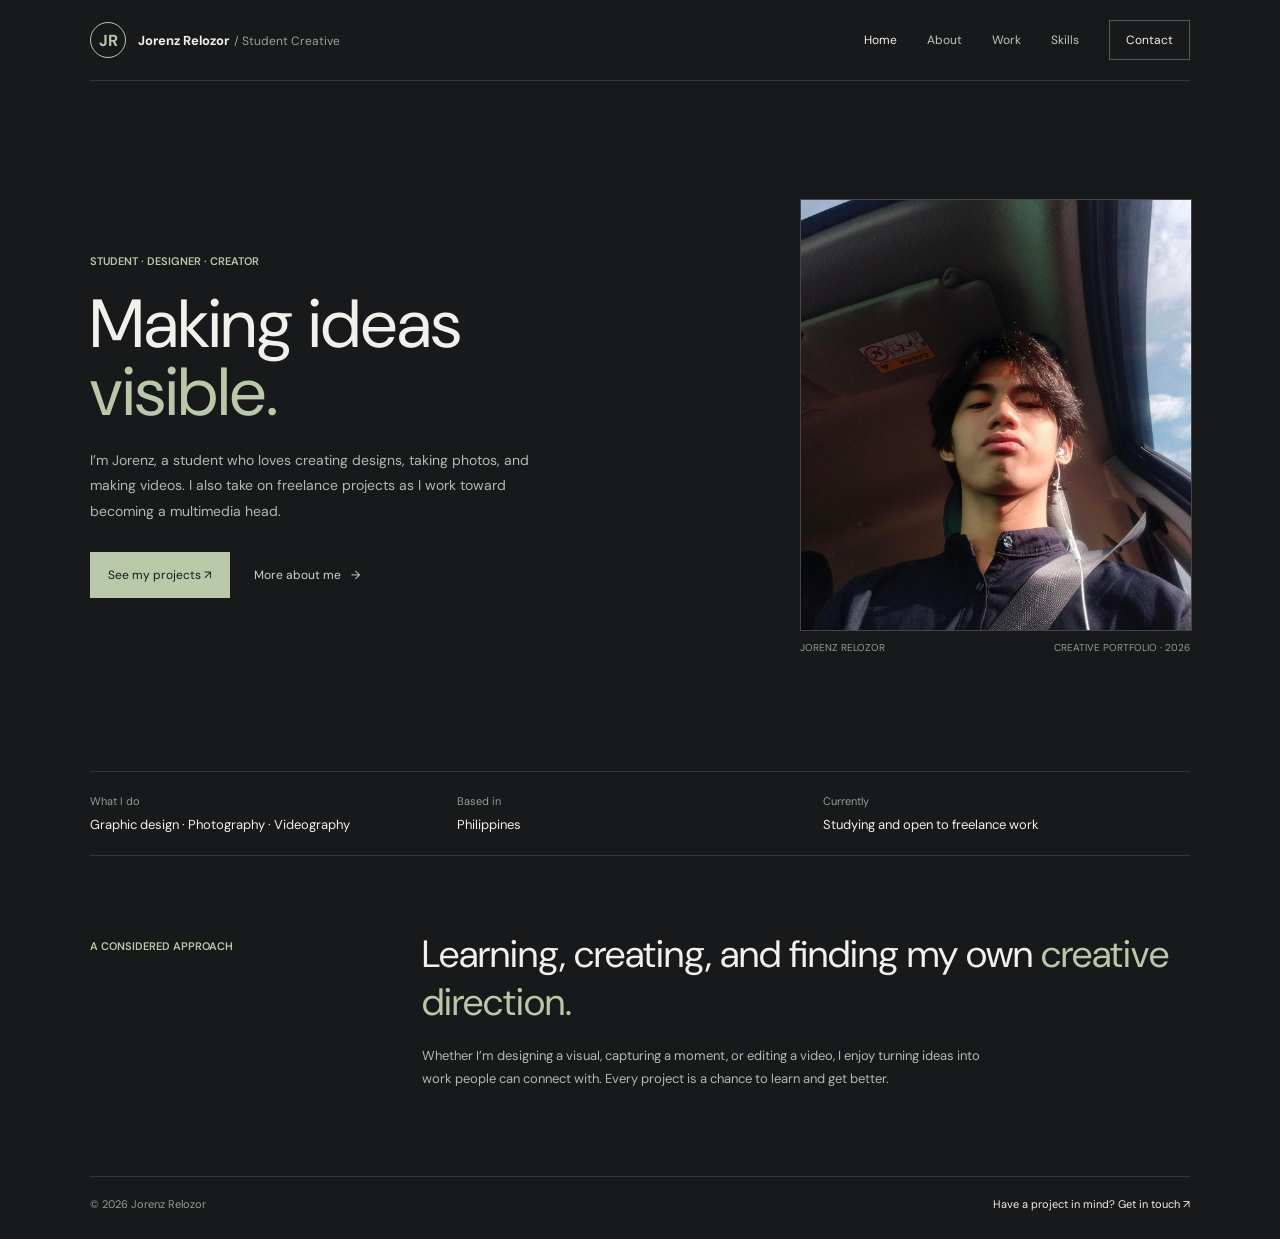
<file: index.html>
<!DOCTYPE html>
<html lang="en">
<head>
	<meta charset="UTF-8">
	<meta name="viewport" content="width=device-width, initial-scale=1.0">
	<meta name="theme-color" content="#17191b">
	<title>Jorenz Relozor — Student Creative</title>
	<link rel="preconnect" href="https://fonts.googleapis.com">
	<link rel="preconnect" href="https://fonts.gstatic.com" crossorigin>
	<link href="https://fonts.googleapis.com/css2?family=DM+Sans:wght@400;500;600;700&family=DM+Serif+Display:ital@0;1&display=swap" rel="stylesheet">
	<link rel="stylesheet" href="style.css">
</head>
<body>
	<div class="site-header page-shell">
		<a class="brand" href="index.html">
			<span class="brand-mark">JR</span>
			<span>Jorenz Relozor <span class="header-note">/ Student Creative</span></span>
		</a>
		<nav class="site-nav" aria-label="Main navigation">
			<a href="index.html" aria-current="page">Home</a>
			<a href="about.html">About</a>
			<a href="projects.html">Work</a>
			<a href="skill.html">Skills</a>
			<a class="contact-link" href="contact.html">Contact</a>
		</nav>
	</div>

	<div>
		<div class="hero page-shell">
			<div class="hero-content">
				<div class="eyebrow">Student · Designer · Creator</div>
				<h1>Making ideas<br><span>visible.</span></h1>
				<p class="hero-copy">I’m Jorenz, a student who loves creating designs, taking photos, and making videos. I also take on freelance projects as I work toward becoming a multimedia head.</p>
				<div class="hero-actions">
					<a class="button-link" href="projects.html">See my projects <span>↗</span></a>
					<a class="text-link" href="about.html">More about me <span>→</span></a>
				</div>
			</div>

			<div class="portrait-wrap">
				<div class="portrait">
					<!-- Put your photo in this folder as profile.jpg, or change the src below. -->
					<img src="jorenz.jpg" alt="Portrait of Jorenz Relozor">
					<!--<div class="portrait-placeholder" hidden>
						<span class="portrait-label">PROFILE PHOTO</span>
						<span>Add your image as profile.jpg</span>
					</div>-->
				</div>
				<div class="portrait-caption"><span>JORENZ RELOZOR</span><span>CREATIVE PORTFOLIO · 2026</span></div>
			</div>
		</div>

		<div class="details page-shell">
			<div class="detail-item"><span>What I do</span><div class="detail-value">Graphic design · Photography · Videography</div></div>
			<div class="detail-item"><span>Based in</span><div class="detail-value">Philippines</div></div>
			<div class="detail-item"><span>Currently</span><div class="detail-value">Studying and open to freelance work</div></div>
		</div>

		<div class="intro page-shell">
			<div class="section-label">A considered approach</div>
			<div>
				<h2>Learning, creating, and finding my own <span>creative direction.</span></h2>
				<p>Whether I’m designing a visual, capturing a moment, or editing a video, I enjoy turning ideas into work people can connect with. Every project is a chance to learn and get better.</p>
			</div>
		</div>
	</div>

	<div class="site-footer page-shell">
		<span>© 2026 Jorenz Relozor</span>
		<a href="contact.html">Have a project in mind? Get in touch ↗</a>
	</div>
</body>
</html>
</file>
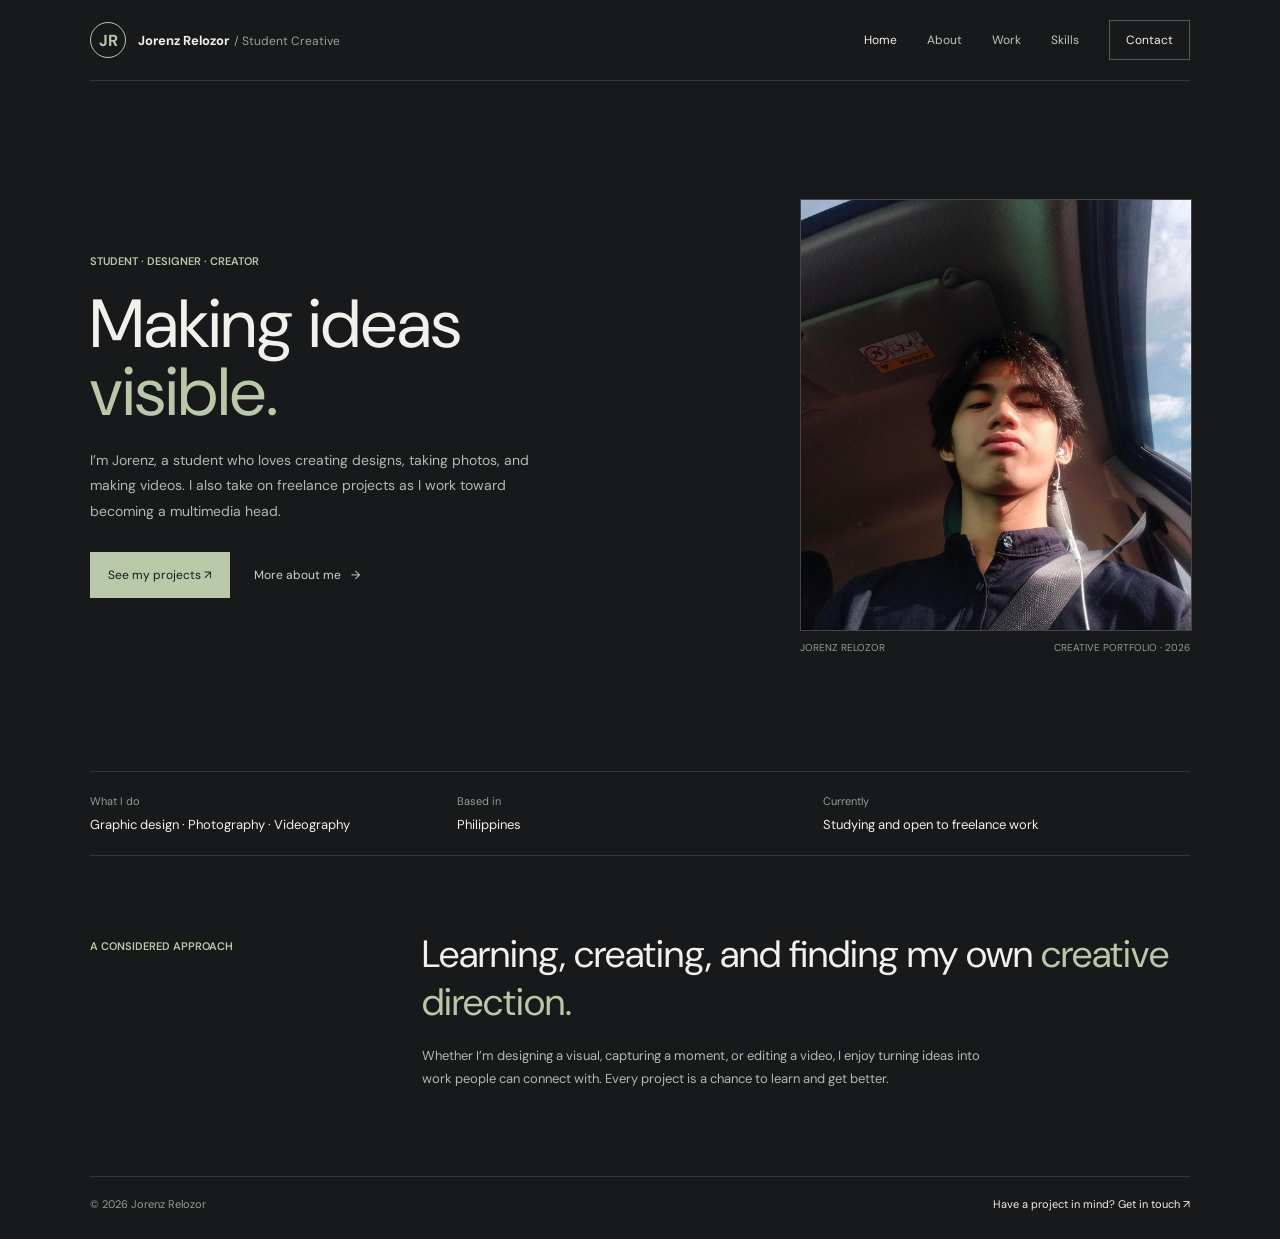
<file: main/index.html>
<!DOCTYPE html>
<html lang="en">
<head>
	<meta charset="UTF-8">
	<meta name="viewport" content="width=device-width, initial-scale=1.0">
	<meta name="theme-color" content="#17191b">
	<title>Jorenz Relozor — Student Creative</title>
	<link rel="preconnect" href="https://fonts.googleapis.com">
	<link rel="preconnect" href="https://fonts.gstatic.com" crossorigin>
	<link href="https://fonts.googleapis.com/css2?family=DM+Sans:wght@400;500;600;700&family=DM+Serif+Display:ital@0;1&display=swap" rel="stylesheet">
	<link rel="stylesheet" href="../style.css">
</head>
<body>
	<div class="site-header page-shell">
		<a class="brand" href="index.html">
			<span class="brand-mark">JR</span>
			<span>Jorenz Relozor <span class="header-note">/ Student Creative</span></span>
		</a>
		<nav class="site-nav" aria-label="Main navigation">
			<a href="index.html" aria-current="page">Home</a>
			<a href="../nav/about.html">About</a>
			<a href="../nav/projects.html">Work</a>
			<a href="../nav/skill.html">Skills</a>
			<a class="contact-link" href="../nav/contact.html">Contact</a>
		</nav>
	</div>

	<div>
		<div class="hero page-shell">
			<div class="hero-content">
				<div class="eyebrow">Student · Designer · Creator</div>
				<h1>Making ideas<br><span>visible.</span></h1>
				<p class="hero-copy">I’m Jorenz, a student who loves creating designs, taking photos, and making videos. I also take on freelance projects as I work toward becoming a multimedia head.</p>
				<div class="hero-actions">
					<a class="button-link" href="../nav/projects.html">See my projects <span>↗</span></a>
					<a class="text-link" href="../nav/about.html">More about me <span>→</span></a>
				</div>
			</div>

			<div class="portrait-wrap">
				<div class="portrait">
					<!-- Put your photo in this folder as profile.jpg, or change the src below. -->
					<img src="../jorenz.jpg" alt="Portrait of Jorenz Relozor">	
					<!--<div class="portrait-placeholder" hidden>
						<span class="portrait-label">PROFILE PHOTO</span>
						<span>Add your image as profile.jpg</span>
					</div>-->
				</div>
				<div class="portrait-caption"><span>JORENZ RELOZOR</span><span>CREATIVE PORTFOLIO · 2026</span></div>
			</div>
		</div>

		<div class="details page-shell">
			<div class="detail-item"><span>What I do</span><div class="detail-value">Graphic design · Photography · Videography</div></div>
			<div class="detail-item"><span>Based in</span><div class="detail-value">Philippines</div></div>
			<div class="detail-item"><span>Currently</span><div class="detail-value">Studying and open to freelance work</div></div>
		</div>

		<div class="intro page-shell">
			<div class="section-label">A considered approach</div>
			<div>
				<h2>Learning, creating, and finding my own <span>creative direction.</span></h2>
				<p>Whether I’m designing a visual, capturing a moment, or editing a video, I enjoy turning ideas into work people can connect with. Every project is a chance to learn and get better.</p>
			</div>
		</div>
	</div>

	<div class="site-footer page-shell">
		<span>© 2026 Jorenz Relozor</span>
		<a href="../nav/contact.html">Have a project in mind? Get in touch ↗</a>
	</div>
</body>
</html>
</file>
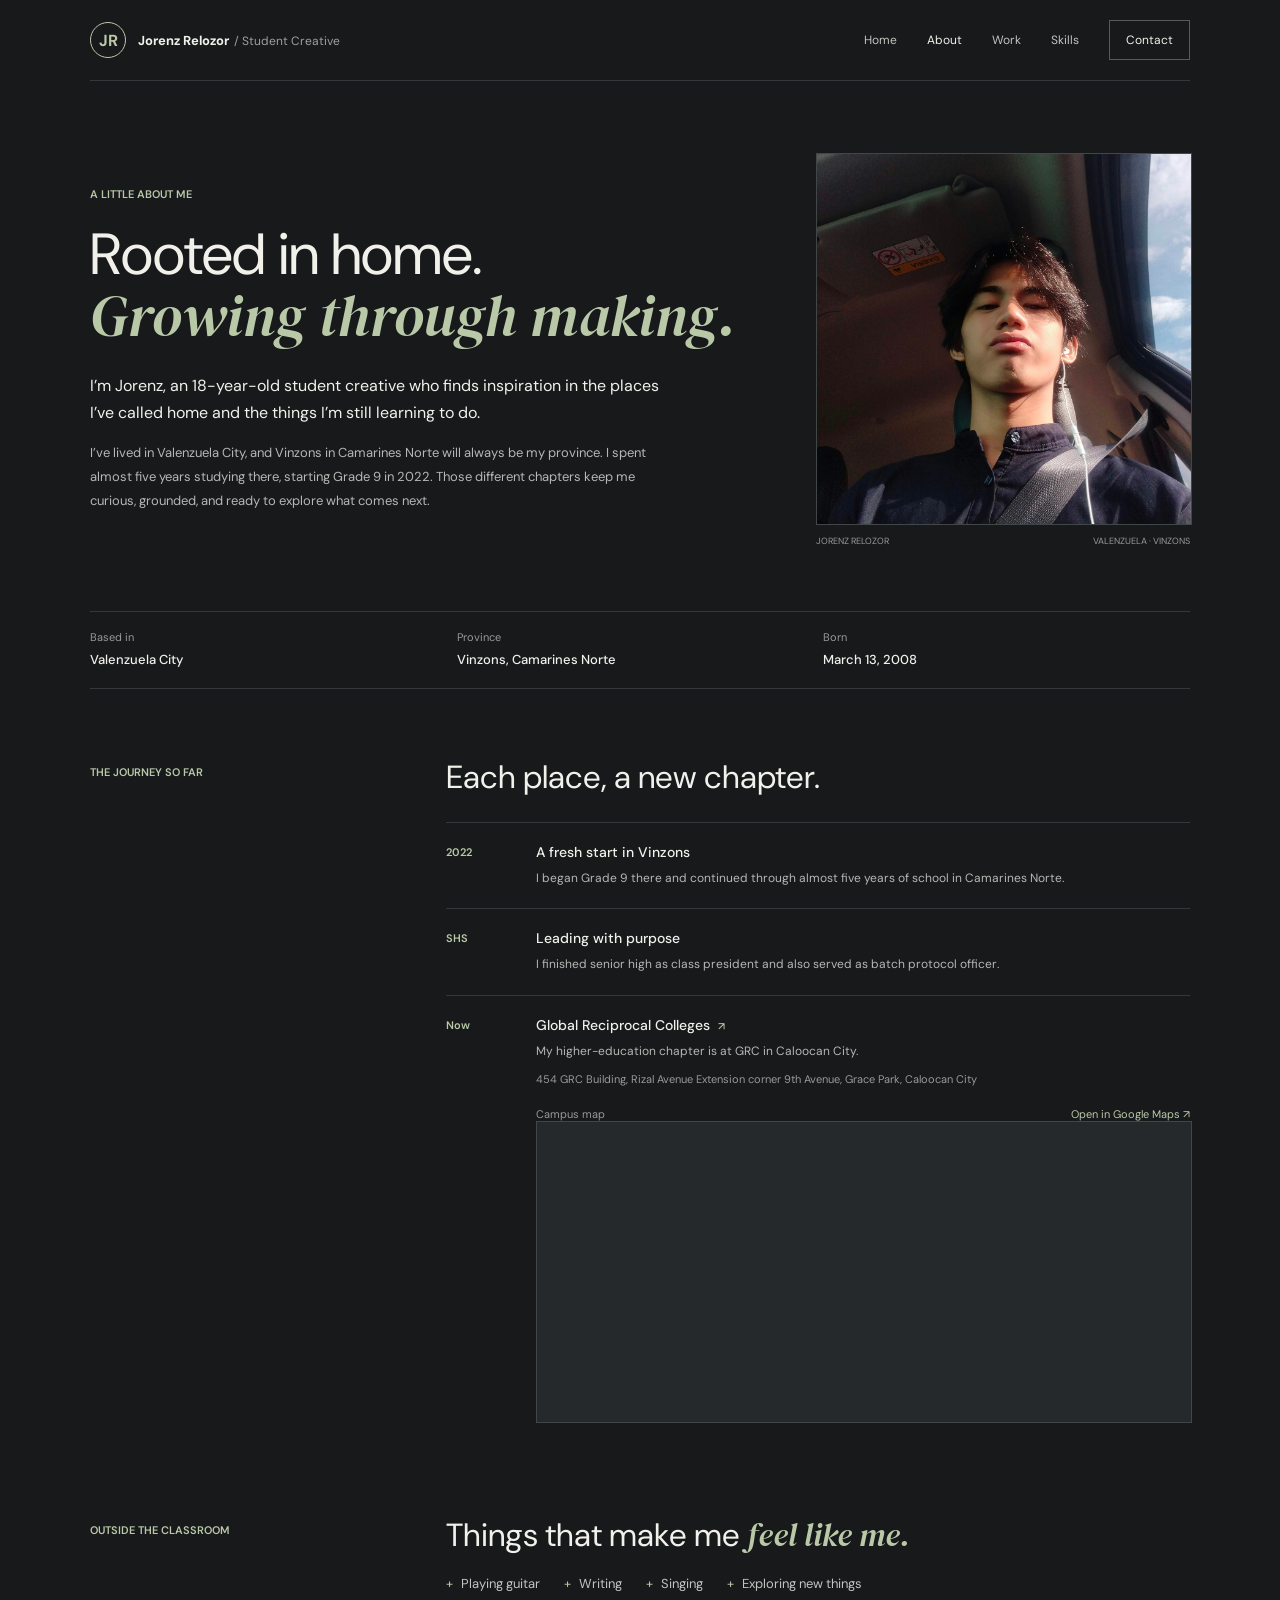
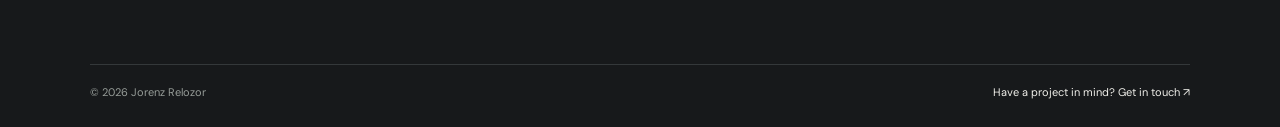
<file: about.html>
<!DOCTYPE html>
<html lang="en">
<head>
	<meta charset="UTF-8">
	<meta name="viewport" content="width=device-width, initial-scale=1.0">
	<meta name="theme-color" content="#17191b">
	<meta name="description" content="Get to know Jorenz Relozor, a student creative from Valenzuela City with roots in Vinzons, Camarines Norte.">
	<title>About — Jorenz Relozor</title>
	<link rel="preconnect" href="https://fonts.googleapis.com">
	<link rel="preconnect" href="https://fonts.gstatic.com" crossorigin>
	<link href="https://fonts.googleapis.com/css2?family=DM+Sans:wght@400;500;600;700&family=DM+Serif+Display:ital@0;1&display=swap" rel="stylesheet">
	<link rel="stylesheet" href="style.css">
	<link rel="stylesheet" href="about.css">
</head>
<body>
	<div class="site-header page-shell">
		<a class="brand" href="index.html">
			<span class="brand-mark">JR</span>
			<span>Jorenz Relozor <span class="header-note">/ Student Creative</span></span>
		</a>
		<nav class="site-nav" aria-label="Main navigation">
			<a href="index.html">Home</a>
			<a class="active-link" href="about.html" aria-current="page">About</a>
			<a href="projects.html">Work</a>
			<a href="skill.html">Skills</a>
			<a class="contact-link" href="contact.html">Contact</a>
		</nav>
	</div>

	<main class="about-page" id="about">
		<section class="about-intro page-shell" aria-labelledby="about-title">
			<div class="about-copy">
				<div class="eyebrow">A little about me</div>
				<h1 id="about-title">Rooted in home.<br><em>Growing through making.</em></h1>
				<p class="about-lead">I’m Jorenz, an 18-year-old student creative who finds inspiration in the places I’ve called home and the things I’m still learning to do.</p>
				<p class="about-text">I’ve lived in Valenzuela City, and Vinzons in Camarines Norte will always be my province. I spent almost five years studying there, starting Grade 9 in 2022. Those different chapters keep me curious, grounded, and ready to explore what comes next.</p>
			</div>
			<figure class="about-portrait">
				<img src="jorenz.jpg" alt="Jorenz Relozor">
				<figcaption><span>JORENZ RELOZOR</span><span>VALENZUELA · VINZONS</span></figcaption>
			</figure>
		</section>

		<section class="about-facts page-shell" aria-label="Personal details">
			<div class="fact"><span>Based in</span><strong>Valenzuela City</strong></div>
			<div class="fact"><span>Province</span><strong>Vinzons, Camarines Norte</strong></div>
			<div class="fact"><span>Born</span><strong>March 13, 2008</strong></div>
		</section>

		<section class="about-section page-shell" aria-labelledby="journey-title">
			<div class="section-label">The journey so far</div>
			<div class="section-content">
				<h2 id="journey-title">Each place, a new chapter.</h2>
				<div class="journey-list">
					<article class="journey-row">
						<div class="journey-mark">2022</div>
						<div><h3>A fresh start in Vinzons</h3><p>I began Grade 9 there and continued through almost five years of school in Camarines Norte.</p></div>
					</article>
					<article class="journey-row">
						<div class="journey-mark">SHS</div>
						<div><h3>Leading with purpose</h3><p>I finished senior high as class president and also served as batch protocol officer.</p></div>
					</article>
					<article class="journey-row">
						<div class="journey-mark">Now</div>
						<div>
							<h3><a class="campus-school" href="https://grc.edu.ph/" target="_blank" rel="noreferrer">Global Reciprocal Colleges <span aria-hidden="true">↗</span></a></h3>
							<p>My higher-education chapter is at GRC in Caloocan City.</p>
							<p class="campus-address">454 GRC Building, Rizal Avenue Extension corner 9th Avenue, Grace Park, Caloocan City</p>
							<div class="campus-map-heading">
								<span>Campus map</span>
								<a href="https://www.google.com/maps/search/?api=1&amp;query=14.6498365%2C120.9839212" target="_blank" rel="noreferrer">Open in Google Maps <span aria-hidden="true">↗</span></a>
							</div>
							<iframe
								class="campus-map"
								title="OpenStreetMap showing Global Reciprocal Colleges in Caloocan City"
								src="https://www.openstreetmap.org/export/embed.html?bbox=120.978%2C14.646%2C120.990%2C14.654&amp;layer=mapnik&amp;marker=14.6498365%2C120.9839212"
								loading="lazy"
								referrerpolicy="no-referrer-when-downgrade"
								allowfullscreen>
							</iframe>
						</div>
					</article>
				</div>
			</div>
		</section>

		<section class="about-section interests-section page-shell" aria-labelledby="interests-title">
			<div class="section-label">Outside the classroom</div>
			<div class="section-content">
				<h2 id="interests-title">Things that make me <em>feel like me.</em></h2>
				<ul class="interests-list">
					<li>Playing guitar</li>
					<li>Writing</li>
					<li>Singing</li>
					<li>Exploring new things</li>
				</ul>
			</div>
		</section>
	</main>

	<footer class="site-footer page-shell">
		<span>© 2026 Jorenz Relozor</span>
		<a href="contact.html">Have a project in mind? Get in touch ↗</a>
	</footer>
</body>
</html>
</file>
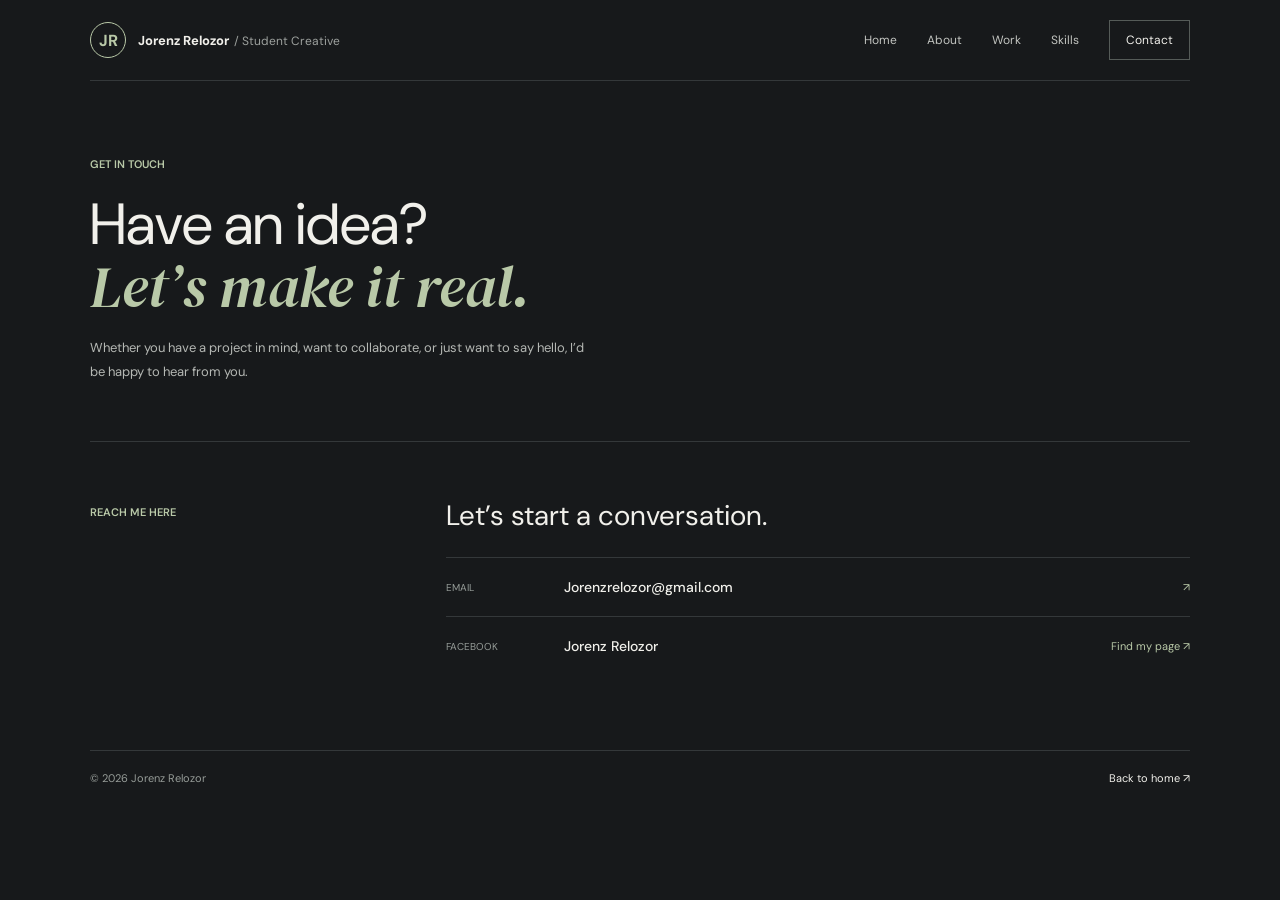
<file: contact.html>
<!DOCTYPE html>
<html lang="en">
<head>
	<meta charset="UTF-8">
	<meta name="viewport" content="width=device-width, initial-scale=1.0">
	<meta name="theme-color" content="#17191b">
	<meta name="description" content="Contact Jorenz Relozor by email or find his Facebook page.">
	<title>Contact — Jorenz Relozor</title>
	<link rel="preconnect" href="https://fonts.googleapis.com">
	<link rel="preconnect" href="https://fonts.gstatic.com" crossorigin>
	<link href="https://fonts.googleapis.com/css2?family=DM+Sans:wght@400;500;600;700&family=DM+Serif+Display:ital@0;1&display=swap" rel="stylesheet">
	<link rel="stylesheet" href="style.css">
	<link rel="stylesheet" href="contact.css">
</head>
<body>
	<div class="site-header page-shell">
		<a class="brand" href="index.html">
			<span class="brand-mark">JR</span>
			<span>Jorenz Relozor <span class="header-note">/ Student Creative</span></span>
		</a>
		<nav class="site-nav" aria-label="Main navigation">
			<a href="index.html">Home</a>
			<a href="about.html">About</a>
			<a href="projects.html">Work</a>
			<a href="skill.html">Skills</a>
			<a class="contact-link active-link" href="contact.html" aria-current="page">Contact</a>
		</nav>
	</div>

	<main class="contact-page">
		<section class="contact-intro page-shell" aria-labelledby="contact-title">
			<div class="eyebrow">Get in touch</div>
			<h1 id="contact-title">Have an idea?<br><em>Let’s make it real.</em></h1>
			<p>Whether you have a project in mind, want to collaborate, or just want to say hello, I’d be happy to hear from you.</p>
		</section>

		<section class="contact-options page-shell" aria-labelledby="contact-options-title">
			<div class="contact-section-label">Reach me here</div>
			<div class="contact-details">
				<h2 id="contact-options-title">Let’s start a conversation.</h2>
				<a class="contact-method" href="mailto:Jorenzrelozor@gmail.com">
					<span class="contact-method-type">EMAIL</span>
					<strong>Jorenzrelozor@gmail.com</strong>
					<span class="contact-method-action" aria-hidden="true">↗</span>
				</a>
				<a class="contact-method" href="https://web.facebook.com/jorenz.relozor" target="_blank" rel="noopener noreferrer">
					<span class="contact-method-type">FACEBOOK</span>
					<strong>Jorenz Relozor</strong>
					<span class="contact-method-action">Find my page ↗</span>
				</a>
			</div>
		</section>
	</main>

	<footer class="site-footer page-shell">
		<span>© 2026 Jorenz Relozor</span>
		<a href="index.html">Back to home ↗</a>
	</footer>
</body>
</html>
</file>
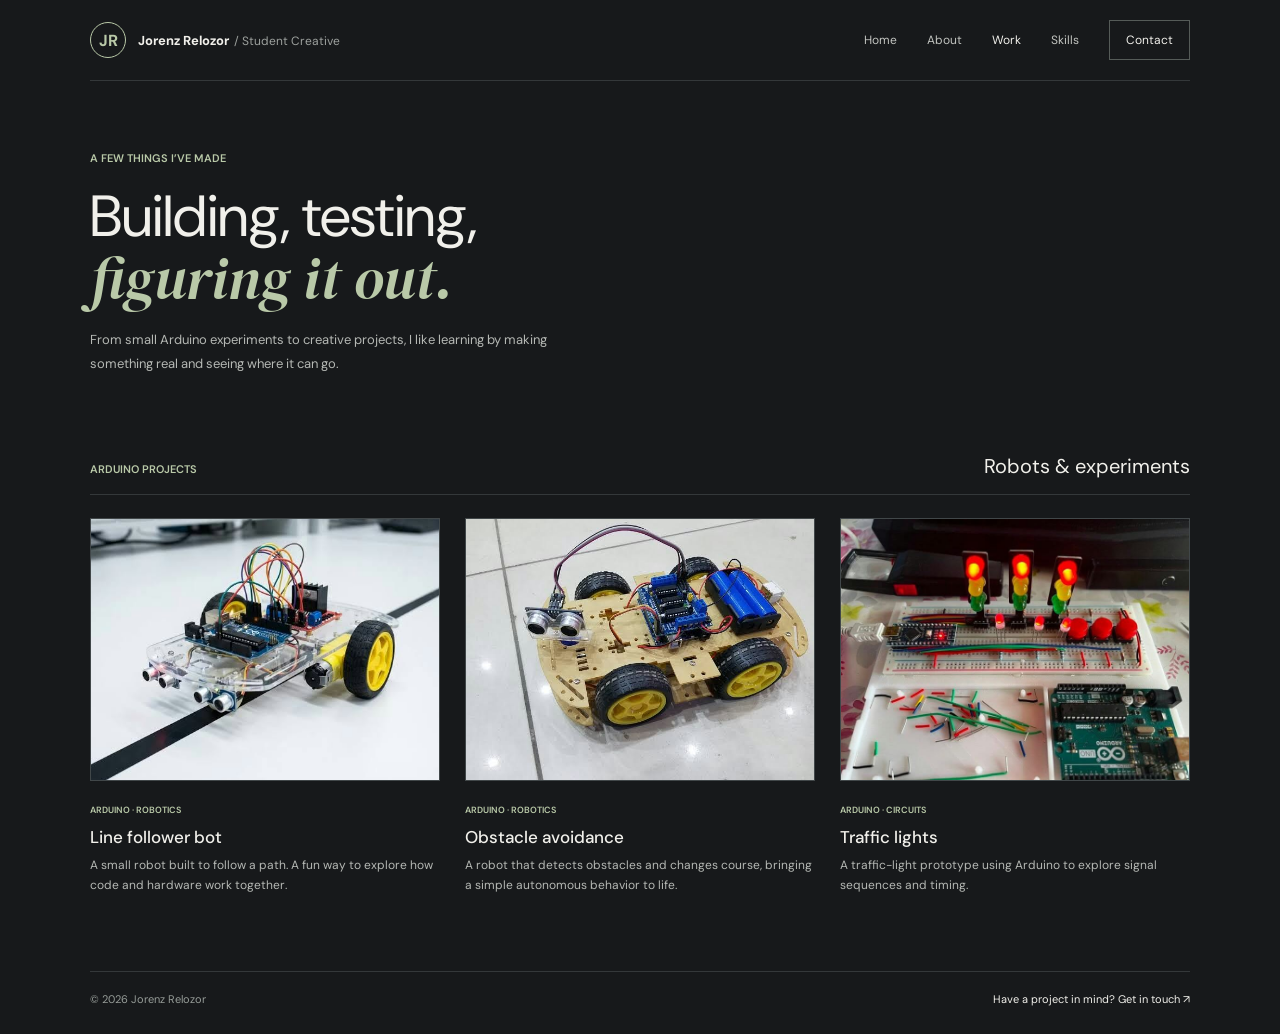
<file: projects.html>
<!DOCTYPE html>
<html lang="en">
<head>
	<meta charset="UTF-8">
	<meta name="viewport" content="width=device-width, initial-scale=1.0">
	<meta name="theme-color" content="#17191b">
	<meta name="description" content="Arduino robotics projects by Jorenz Relozor, including a line follower, obstacle avoidance bot, and traffic light prototype.">
	<title>Work — Jorenz Relozor</title>
	<link rel="preconnect" href="https://fonts.googleapis.com">
	<link rel="preconnect" href="https://fonts.gstatic.com" crossorigin>
	<link href="https://fonts.googleapis.com/css2?family=DM+Sans:wght@400;500;600;700&family=DM+Serif+Display:ital@0;1&display=swap" rel="stylesheet">
	<link rel="stylesheet" href="style.css">
	<link rel="stylesheet" href="project.css">
</head>
<body>
	<div class="site-header page-shell">
		<a class="brand" href="index.html">
			<span class="brand-mark">JR</span>
			<span>Jorenz Relozor <span class="header-note">/ Student Creative</span></span>
		</a>
		<nav class="site-nav" aria-label="Main navigation">
			<a href="index.html">Home</a>
			<a href="about.html">About</a>
			<a class="active-link" href="projects.html" aria-current="page">Work</a>
			<a href="skill.html">Skills</a>
			<a class="contact-link" href="contact.html">Contact</a>
		</nav>
	</div>

	<main class="projects-page">
		<section class="projects-intro page-shell" aria-labelledby="projects-title">
			<div class="eyebrow">A few things I’ve made</div>
			<h1 id="projects-title">Building, testing,<br><em>figuring it out.</em></h1>
			<p>From small Arduino experiments to creative projects, I like learning by making something real and seeing where it can go.</p>
		</section>

		<section class="projects-section page-shell" aria-labelledby="arduino-title">
			<div class="projects-section-heading">
				<div class="section-label">Arduino projects</div>
				<h2 id="arduino-title">Robots &amp; experiments</h2>
			</div>

			<div class="project-grid">
				<article class="project-item">
					<figure class="project-photo">
						<img class="project-photo-image" src="LineF.jpg" alt="Line follower robot">
					</figure>
					<div class="project-info"><span class="project-type">ARDUINO · ROBOTICS</span><h3>Line follower bot</h3><p>A small robot built to follow a path. A fun way to explore how code and hardware work together.</p></div>
				</article>

				<article class="project-item">
					<figure class="project-photo">
						<img class="project-photo-image" src="ObsAv.jpg" alt="Obstacle avoidance robot">
					</figure>
					<div class="project-info"><span class="project-type">ARDUINO · ROBOTICS</span><h3>Obstacle avoidance</h3><p>A robot that detects obstacles and changes course, bringing a simple autonomous behavior to life.</p></div>
				</article>

				<article class="project-item">
					<figure class="project-photo">
						<img class="project-photo-image" src="TrafL.jpg" alt="Arduino traffic light project">
					</figure>
					<div class="project-info"><span class="project-type">ARDUINO · CIRCUITS</span><h3>Traffic lights</h3><p>A traffic-light prototype using Arduino to explore signal sequences and timing.</p></div>
				</article>
			</div>
		</section>
	</main>

	<footer class="site-footer page-shell">
		<span>© 2026 Jorenz Relozor</span>
		<a href="contact.html">Have a project in mind? Get in touch ↗</a>
	</footer>
</body>
</html>
</file>
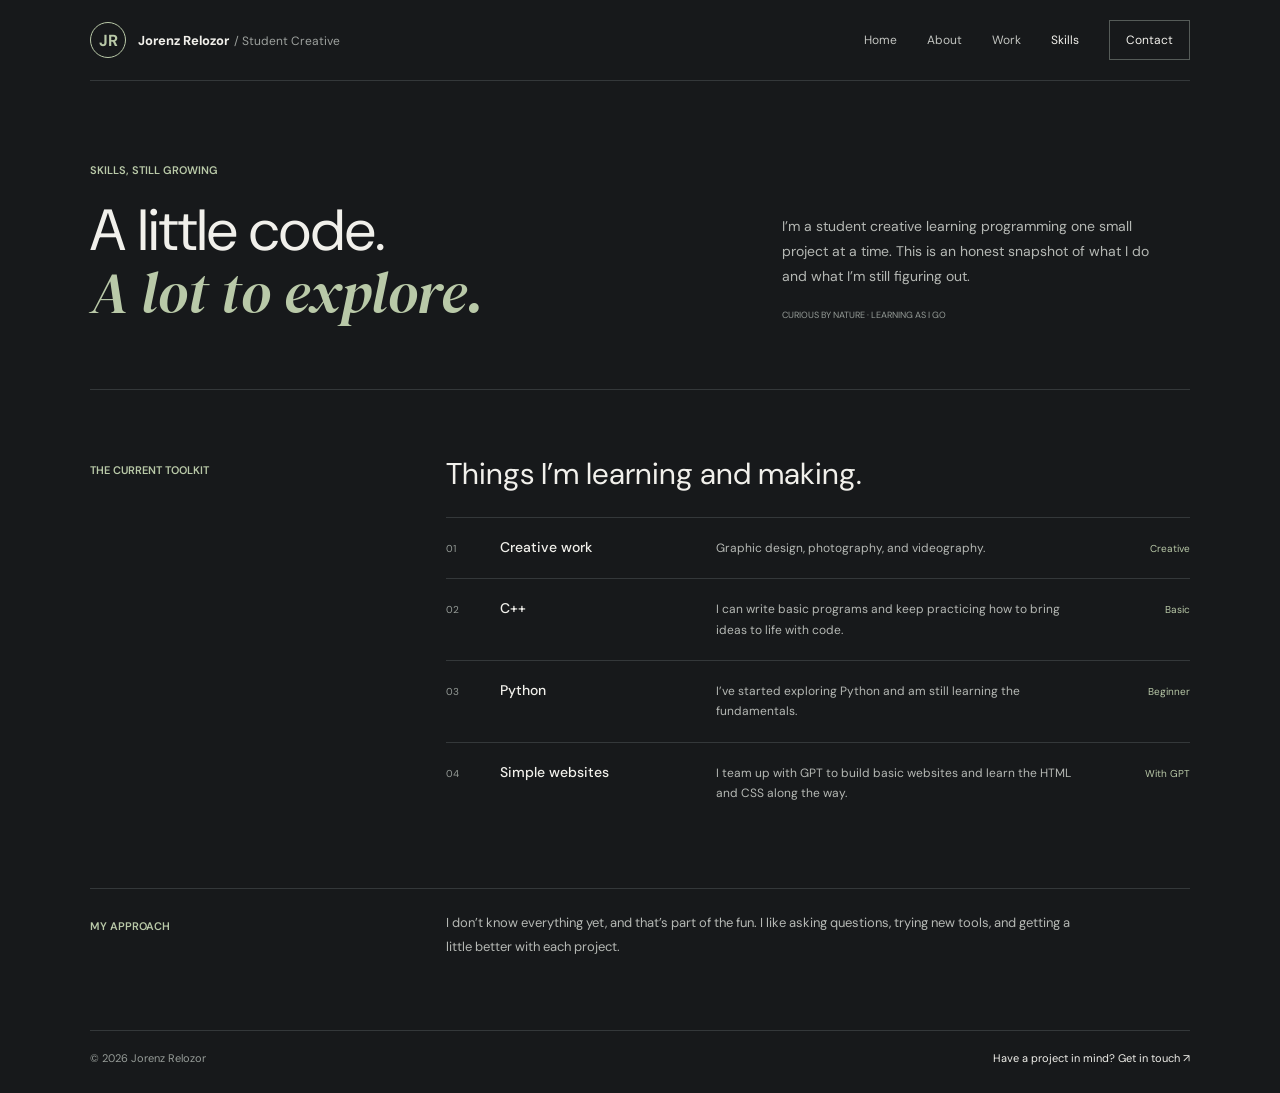
<file: skill.html>
<!DOCTYPE html>
<html lang="en">
<head>
	<meta charset="UTF-8">
	<meta name="viewport" content="width=device-width, initial-scale=1.0">
	<meta name="theme-color" content="#17191b">
	<meta name="description" content="Jorenz Relozor's growing skills in creative work, C++, Python, and beginner website building with GPT.">
	<title>Skills — Jorenz Relozor</title>
	<link rel="preconnect" href="https://fonts.googleapis.com">
	<link rel="preconnect" href="https://fonts.gstatic.com" crossorigin>
	<link href="https://fonts.googleapis.com/css2?family=DM+Sans:wght@400;500;600;700&family=DM+Serif+Display:ital@0;1&display=swap" rel="stylesheet">
	<link rel="stylesheet" href="style.css">
	<link rel="stylesheet" href="skill.css">
</head>
<body>
	<div class="site-header page-shell">
		<a class="brand" href="index.html">
			<span class="brand-mark">JR</span>
			<span>Jorenz Relozor <span class="header-note">/ Student Creative</span></span>
		</a>
		<nav class="site-nav" aria-label="Main navigation">
			<a href="index.html">Home</a>
			<a href="about.html">About</a>
			<a href="projects.html">Work</a>
			<a class="active-link" href="skill.html" aria-current="page">Skills</a>
			<a class="contact-link" href="contact.html">Contact</a>
		</nav>
	</div>

	<main class="skill-page">
		<section class="skill-intro page-shell" aria-labelledby="skills-title">
			<div class="skill-heading">
				<div class="eyebrow">Skills, still growing</div>
				<h1 id="skills-title">A little code.<br><em>A lot to explore.</em></h1>
			</div>
			<div class="skill-intro-note">
				<p>I’m a student creative learning programming one small project at a time. This is an honest snapshot of what I do and what I’m still figuring out.</p>
				<span>CURIOUS BY NATURE · LEARNING AS I GO</span>
			</div>
		</section>

		<section class="skill-list page-shell" aria-labelledby="toolkit-title">
			<div class="skill-section-label">The current toolkit</div>
			<div class="skill-list-content">
				<h2 id="toolkit-title">Things I’m learning and making.</h2>
				<div class="skill-rows">
					<article class="skill-row">
						<span class="skill-number">01</span>
						<h3>Creative work</h3>
						<p>Graphic design, photography, and videography.</p>
						<span class="skill-level">Creative</span>
					</article>
					<article class="skill-row">
						<span class="skill-number">02</span>
						<h3>C++</h3>
						<p>I can write basic programs and keep practicing how to bring ideas to life with code.</p>
						<span class="skill-level">Basic</span>
					</article>
					<article class="skill-row">
						<span class="skill-number">03</span>
						<h3>Python</h3>
						<p>I’ve started exploring Python and am still learning the fundamentals.</p>
						<span class="skill-level">Beginner</span>
					</article>
					<article class="skill-row">
						<span class="skill-number">04</span>
						<h3>Simple websites</h3>
						<p>I team up with GPT to build basic websites and learn the HTML and CSS along the way.</p>
						<span class="skill-level">With GPT</span>
					</article>
				</div>
			</div>
		</section>

		<section class="skill-footnote page-shell" aria-label="Learning approach">
			<div class="skill-section-label">My approach</div>
			<p>I don’t know everything yet, and that’s part of the fun. I like asking questions, trying new tools, and getting a little better with each project.</p>
		</section>
	</main>

	<footer class="site-footer page-shell">
		<span>© 2026 Jorenz Relozor</span>
		<a href="contact.html">Have a project in mind? Get in touch ↗</a>
	</footer>
</body>
</html>
</file>
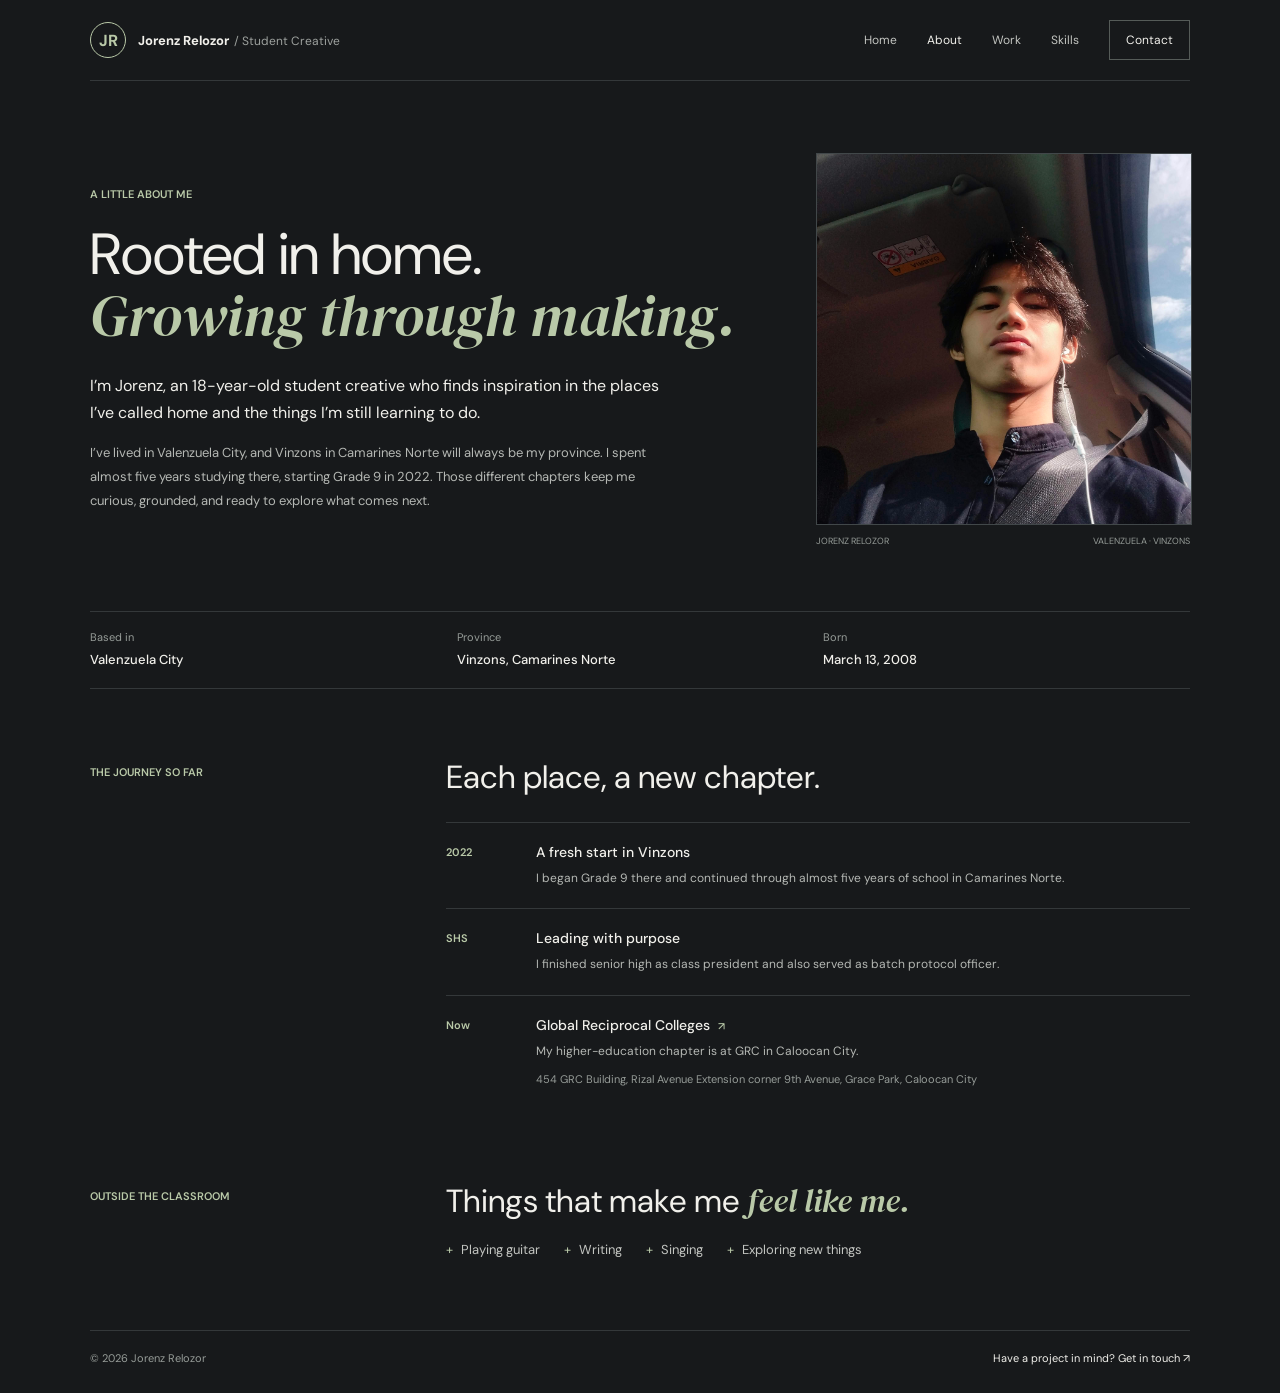
<file: nav/about.html>
<!DOCTYPE html>
<html lang="en">
<head>
	<meta charset="UTF-8">
	<meta name="viewport" content="width=device-width, initial-scale=1.0">
	<meta name="theme-color" content="#17191b">
	<meta name="description" content="Get to know Jorenz Relozor, a student creative from Valenzuela City with roots in Vinzons, Camarines Norte.">
	<title>About — Jorenz Relozor</title>
	<link rel="preconnect" href="https://fonts.googleapis.com">
	<link rel="preconnect" href="https://fonts.gstatic.com" crossorigin>
	<link href="https://fonts.googleapis.com/css2?family=DM+Sans:wght@400;500;600;700&family=DM+Serif+Display:ital@0;1&display=swap" rel="stylesheet">
	<link rel="stylesheet" href="../style.css">
	<link rel="stylesheet" href="about.css">
</head>
<body>
	<div class="site-header page-shell">
		<a class="brand" href="../main/index.html">
			<span class="brand-mark">JR</span>
			<span>Jorenz Relozor <span class="header-note">/ Student Creative</span></span>
		</a>
		<nav class="site-nav" aria-label="Main navigation">
			<a href="../main/index.html">Home</a>
			<a class="active-link" href="about.html" aria-current="page">About</a>
			<a href="projects.html">Work</a>
			<a href="skill.html">Skills</a>
			<a class="contact-link" href="contact.html">Contact</a>
		</nav>
	</div>

	<main class="about-page" id="about">
		<section class="about-intro page-shell" aria-labelledby="about-title">
			<div class="about-copy">
				<div class="eyebrow">A little about me</div>
				<h1 id="about-title">Rooted in home.<br><em>Growing through making.</em></h1>
				<p class="about-lead">I’m Jorenz, an 18-year-old student creative who finds inspiration in the places I’ve called home and the things I’m still learning to do.</p>
				<p class="about-text">I’ve lived in Valenzuela City, and Vinzons in Camarines Norte will always be my province. I spent almost five years studying there, starting Grade 9 in 2022. Those different chapters keep me curious, grounded, and ready to explore what comes next.</p>
			</div>
			<figure class="about-portrait">
				<img src="../jorenz.jpg" alt="Jorenz Relozor">
				<figcaption><span>JORENZ RELOZOR</span><span>VALENZUELA · VINZONS</span></figcaption>
			</figure>
		</section>

		<section class="about-facts page-shell" aria-label="Personal details">
			<div class="fact"><span>Based in</span><strong>Valenzuela City</strong></div>
			<div class="fact"><span>Province</span><strong>Vinzons, Camarines Norte</strong></div>
			<div class="fact"><span>Born</span><strong>March 13, 2008</strong></div>
		</section>

		<section class="about-section page-shell" aria-labelledby="journey-title">
			<div class="section-label">The journey so far</div>
			<div class="section-content">
				<h2 id="journey-title">Each place, a new chapter.</h2>
				<div class="journey-list">
					<article class="journey-row">
						<div class="journey-mark">2022</div>
						<div><h3>A fresh start in Vinzons</h3><p>I began Grade 9 there and continued through almost five years of school in Camarines Norte.</p></div>
					</article>
					<article class="journey-row">
						<div class="journey-mark">SHS</div>
						<div><h3>Leading with purpose</h3><p>I finished senior high as class president and also served as batch protocol officer.</p></div>
					</article>
					<article class="journey-row">
						<div class="journey-mark">Now</div>
						<div><h3><a class="campus-school" href="https://grc.edu.ph/" target="_blank" rel="noreferrer">Global Reciprocal Colleges <span aria-hidden="true">↗</span></a></h3><p>My higher-education chapter is at GRC in Caloocan City.</p><p class="campus-address">454 GRC Building, Rizal Avenue Extension corner 9th Avenue, Grace Park, Caloocan City</p></div>
					</article>
				</div>
			</div>
		</section>

		<section class="about-section interests-section page-shell" aria-labelledby="interests-title">
			<div class="section-label">Outside the classroom</div>
			<div class="section-content">
				<h2 id="interests-title">Things that make me <em>feel like me.</em></h2>
				<ul class="interests-list">
					<li>Playing guitar</li>
					<li>Writing</li>
					<li>Singing</li>
					<li>Exploring new things</li>
				</ul>
			</div>
		</section>
	</main>

	<footer class="site-footer page-shell">
		<span>© 2026 Jorenz Relozor</span>
		<a href="contact.html">Have a project in mind? Get in touch ↗</a>
	</footer>
</body>
</html>
</file>
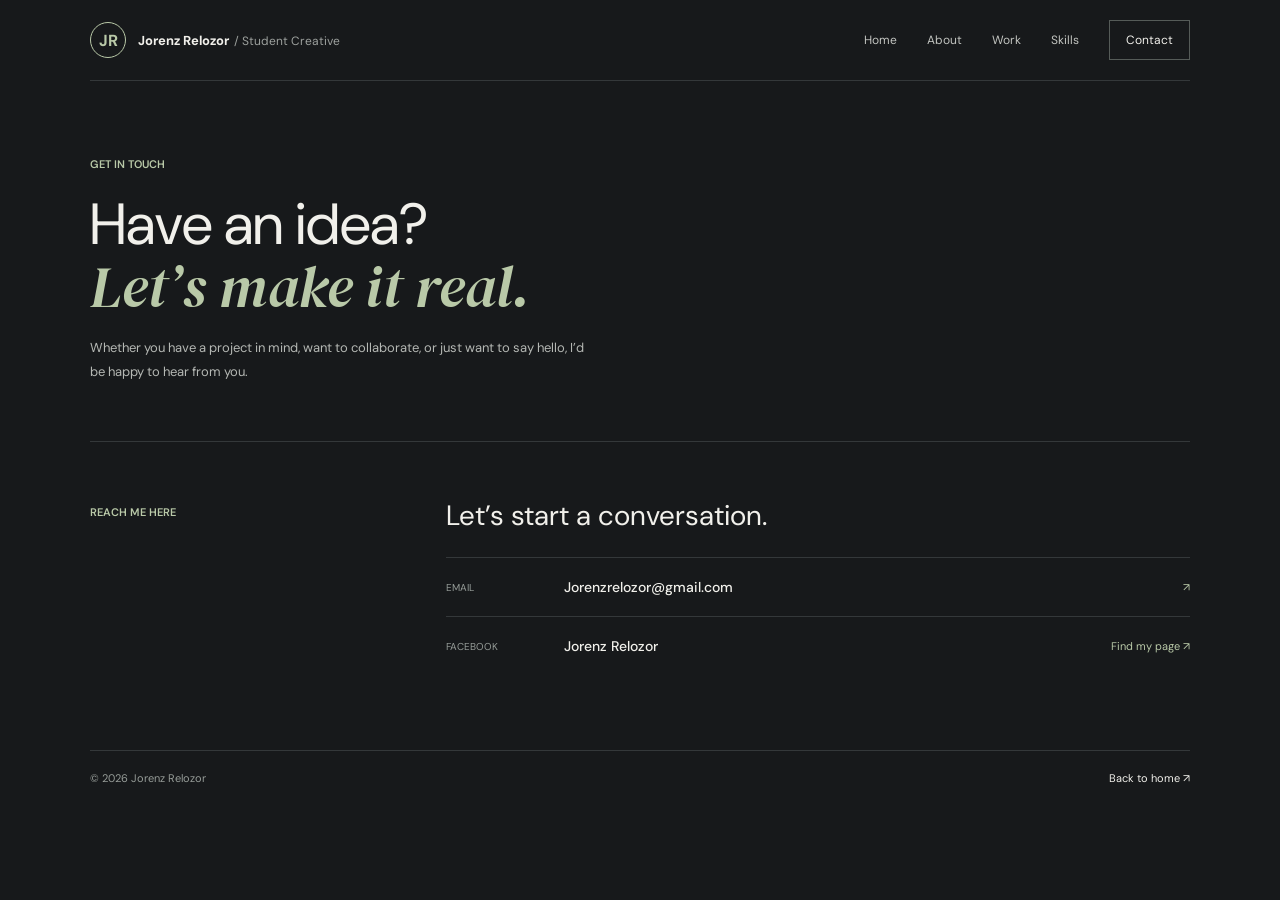
<file: nav/contact.html>
<!DOCTYPE html>
<html lang="en">
<head>
	<meta charset="UTF-8">
	<meta name="viewport" content="width=device-width, initial-scale=1.0">
	<meta name="theme-color" content="#17191b">
	<meta name="description" content="Contact Jorenz Relozor by email or find his Facebook page.">
	<title>Contact — Jorenz Relozor</title>
	<link rel="preconnect" href="https://fonts.googleapis.com">
	<link rel="preconnect" href="https://fonts.gstatic.com" crossorigin>
	<link href="https://fonts.googleapis.com/css2?family=DM+Sans:wght@400;500;600;700&family=DM+Serif+Display:ital@0;1&display=swap" rel="stylesheet">
	<link rel="stylesheet" href="../style.css">
	<link rel="stylesheet" href="contact.css">
</head>
<body>
	<div class="site-header page-shell">
		<a class="brand" href="../main/index.html">
			<span class="brand-mark">JR</span>
			<span>Jorenz Relozor <span class="header-note">/ Student Creative</span></span>
		</a>
		<nav class="site-nav" aria-label="Main navigation">
			<a href="../main/index.html">Home</a>
			<a href="about.html">About</a>
			<a href="projects.html">Work</a>
			<a href="skill.html">Skills</a>
			<a class="contact-link active-link" href="contact.html" aria-current="page">Contact</a>
		</nav>
	</div>

	<main class="contact-page">
		<section class="contact-intro page-shell" aria-labelledby="contact-title">
			<div class="eyebrow">Get in touch</div>
			<h1 id="contact-title">Have an idea?<br><em>Let’s make it real.</em></h1>
			<p>Whether you have a project in mind, want to collaborate, or just want to say hello, I’d be happy to hear from you.</p>
		</section>

		<section class="contact-options page-shell" aria-labelledby="contact-options-title">
			<div class="contact-section-label">Reach me here</div>
			<div class="contact-details">
				<h2 id="contact-options-title">Let’s start a conversation.</h2>
				<a class="contact-method" href="mailto:Jorenzrelozor@gmail.com">
					<span class="contact-method-type">EMAIL</span>
					<strong>Jorenzrelozor@gmail.com</strong>
					<span class="contact-method-action" aria-hidden="true">↗</span>
				</a>
				<a class="contact-method" href="https://web.facebook.com/jorenz.relozor" target="_blank" rel="noopener noreferrer">
					<span class="contact-method-type">FACEBOOK</span>
					<strong>Jorenz Relozor</strong>
					<span class="contact-method-action">Find my page ↗</span>
				</a>
			</div>
		</section>
	</main>

	<footer class="site-footer page-shell">
		<span>© 2026 Jorenz Relozor</span>
		<a href="../main/index.html">Back to home ↗</a>
	</footer>
</body>
</html>
</file>
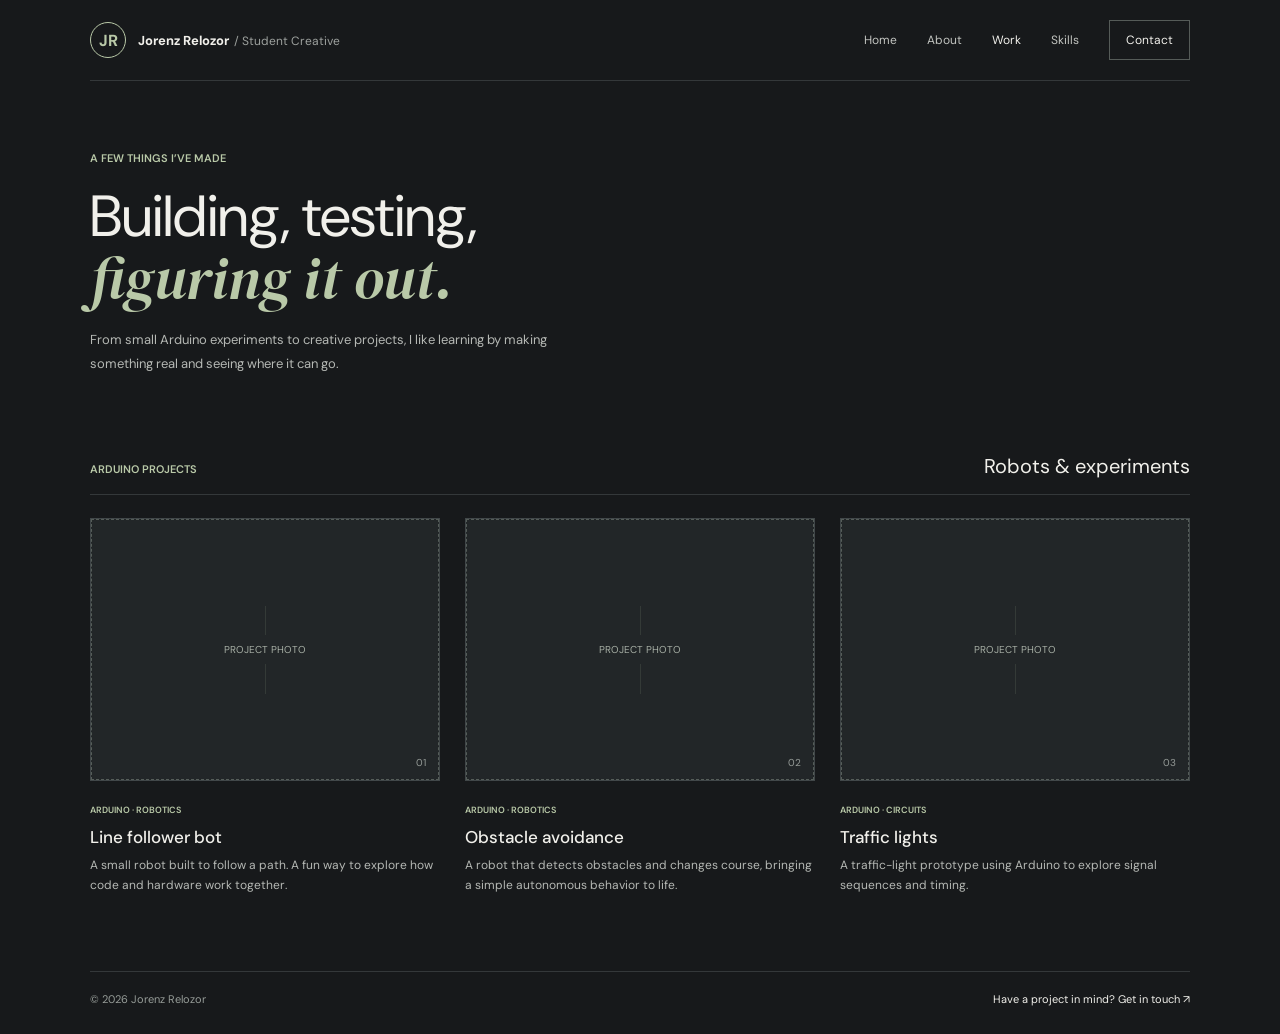
<file: nav/projects.html>
<!DOCTYPE html>
<html lang="en">
<head>
	<meta charset="UTF-8">
	<meta name="viewport" content="width=device-width, initial-scale=1.0">
	<meta name="theme-color" content="#17191b">
	<meta name="description" content="Arduino robotics projects by Jorenz Relozor, including a line follower, obstacle avoidance bot, and traffic light prototype.">
	<title>Work — Jorenz Relozor</title>
	<link rel="preconnect" href="https://fonts.googleapis.com">
	<link rel="preconnect" href="https://fonts.gstatic.com" crossorigin>
	<link href="https://fonts.googleapis.com/css2?family=DM+Sans:wght@400;500;600;700&family=DM+Serif+Display:ital@0;1&display=swap" rel="stylesheet">
	<link rel="stylesheet" href="../style.css">
	<link rel="stylesheet" href="project.css">
</head>
<body>
	<div class="site-header page-shell">
		<a class="brand" href="../main/index.html">
			<span class="brand-mark">JR</span>
			<span>Jorenz Relozor <span class="header-note">/ Student Creative</span></span>
		</a>
		<nav class="site-nav" aria-label="Main navigation">
			<a href="../main/index.html">Home</a>
			<a href="about.html">About</a>
			<a class="active-link" href="projects.html" aria-current="page">Work</a>
			<a href="skill.html">Skills</a>
			<a class="contact-link" href="contact.html">Contact</a>
		</nav>
	</div>

	<main class="projects-page">
		<section class="projects-intro page-shell" aria-labelledby="projects-title">
			<div class="eyebrow">A few things I’ve made</div>
			<h1 id="projects-title">Building, testing,<br><em>figuring it out.</em></h1>
			<p>From small Arduino experiments to creative projects, I like learning by making something real and seeing where it can go.</p>
		</section>

		<section class="projects-section page-shell" aria-labelledby="arduino-title">
			<div class="projects-section-heading">
				<div class="section-label">Arduino projects</div>
				<h2 id="arduino-title">Robots &amp; experiments</h2>
			</div>

			<div class="project-grid">
				<article class="project-item">
					<figure class="project-photo">
						<!-- Replace this placeholder with: <img class="project-photo-image" src="../photos/line-follower.jpg" alt="Arduino line follower robot"> -->
						<div class="project-photo-placeholder" role="img" aria-label="Photo placeholder for the line follower robot"><span>PROJECT PHOTO</span><span class="photo-index">01</span></div>
					</figure>
					<div class="project-info"><span class="project-type">ARDUINO · ROBOTICS</span><h3>Line follower bot</h3><p>A small robot built to follow a path. A fun way to explore how code and hardware work together.</p></div>
				</article>

				<article class="project-item">
					<figure class="project-photo">
						
						<div class="project-photo-placeholder" role="img" aria-label="Photo placeholder for the obstacle avoidance robot"><span>PROJECT PHOTO</span><span class="photo-index">02</span></div>
					</figure>
					<div class="project-info"><span class="project-type">ARDUINO · ROBOTICS</span><h3>Obstacle avoidance</h3><p>A robot that detects obstacles and changes course, bringing a simple autonomous behavior to life.</p></div>
				</article>

				<article class="project-item">
					<figure class="project-photo">
						<div class="project-photo-placeholder" role="img" aria-label="Photo placeholder for the traffic light project"><span>PROJECT PHOTO</span><span class="photo-index">03</span></div>
					</figure>
					<div class="project-info"><span class="project-type">ARDUINO · CIRCUITS</span><h3>Traffic lights</h3><p>A traffic-light prototype using Arduino to explore signal sequences and timing.</p></div>
				</article>
			</div>
		</section>
	</main>

	<footer class="site-footer page-shell">
		<span>© 2026 Jorenz Relozor</span>
		<a href="contact.html">Have a project in mind? Get in touch ↗</a>
	</footer>
</body>
</html>
</file>
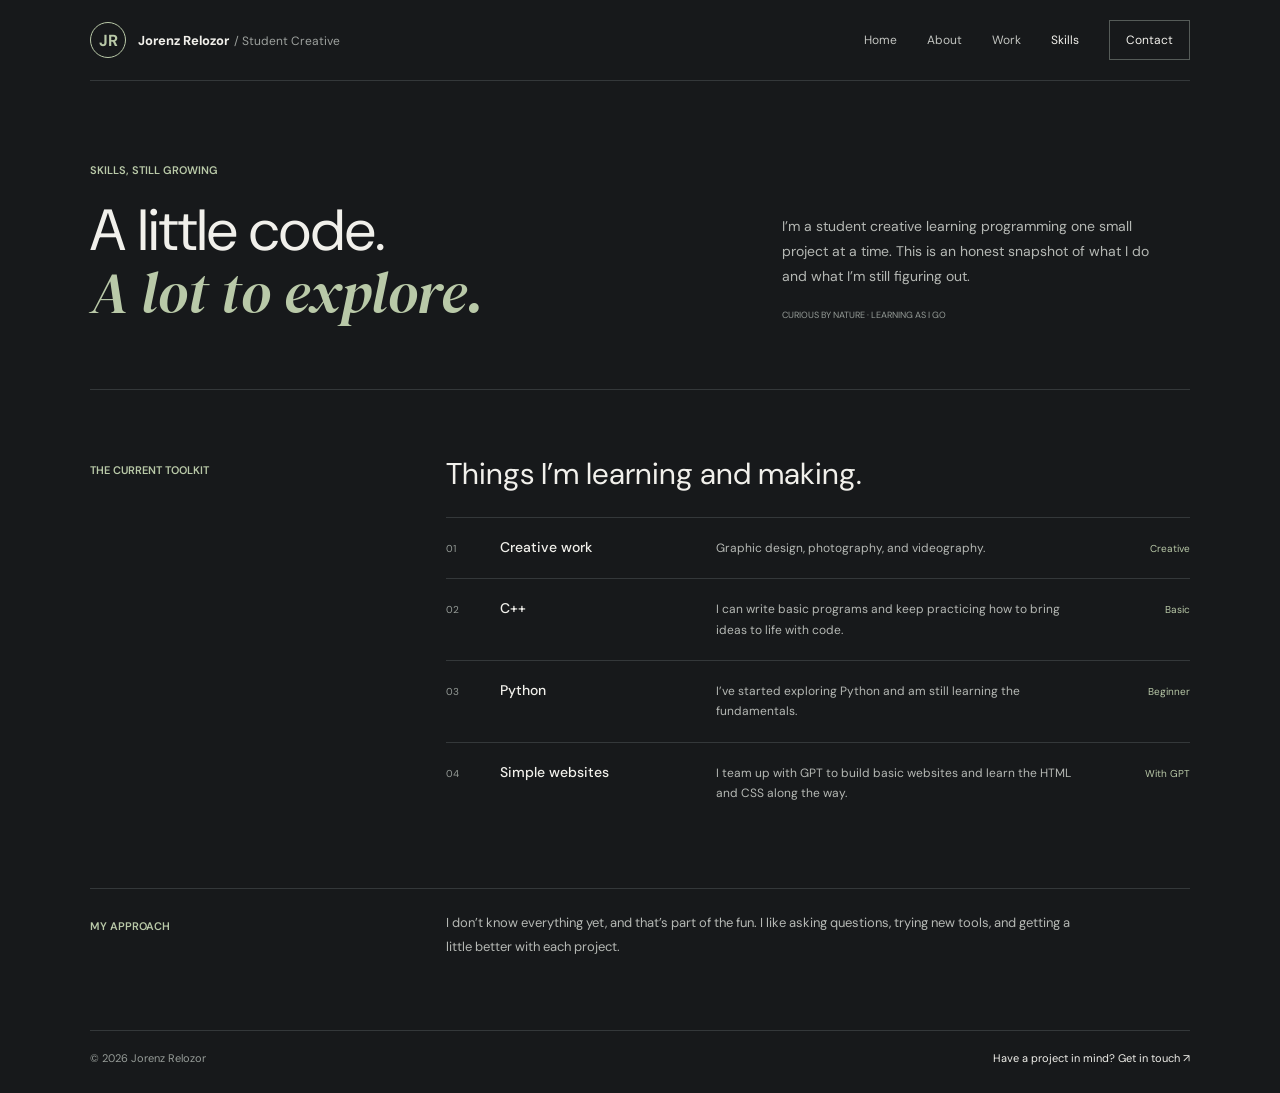
<file: nav/skill.html>
<!DOCTYPE html>
<html lang="en">
<head>
	<meta charset="UTF-8">
	<meta name="viewport" content="width=device-width, initial-scale=1.0">
	<meta name="theme-color" content="#17191b">
	<meta name="description" content="Jorenz Relozor's growing skills in creative work, C++, Python, and beginner website building with GPT.">
	<title>Skills — Jorenz Relozor</title>
	<link rel="preconnect" href="https://fonts.googleapis.com">
	<link rel="preconnect" href="https://fonts.gstatic.com" crossorigin>
	<link href="https://fonts.googleapis.com/css2?family=DM+Sans:wght@400;500;600;700&family=DM+Serif+Display:ital@0;1&display=swap" rel="stylesheet">
	<link rel="stylesheet" href="../style.css">
	<link rel="stylesheet" href="skill.css">
</head>
<body>
	<div class="site-header page-shell">
		<a class="brand" href="../main/index.html">
			<span class="brand-mark">JR</span>
			<span>Jorenz Relozor <span class="header-note">/ Student Creative</span></span>
		</a>
		<nav class="site-nav" aria-label="Main navigation">
			<a href="../main/index.html">Home</a>
			<a href="about.html">About</a>
			<a href="projects.html">Work</a>
			<a class="active-link" href="skill.html" aria-current="page">Skills</a>
			<a class="contact-link" href="contact.html">Contact</a>
		</nav>
	</div>

	<main class="skill-page">
		<section class="skill-intro page-shell" aria-labelledby="skills-title">
			<div class="skill-heading">
				<div class="eyebrow">Skills, still growing</div>
				<h1 id="skills-title">A little code.<br><em>A lot to explore.</em></h1>
			</div>
			<div class="skill-intro-note">
				<p>I’m a student creative learning programming one small project at a time. This is an honest snapshot of what I do and what I’m still figuring out.</p>
				<span>CURIOUS BY NATURE · LEARNING AS I GO</span>
			</div>
		</section>

		<section class="skill-list page-shell" aria-labelledby="toolkit-title">
			<div class="skill-section-label">The current toolkit</div>
			<div class="skill-list-content">
				<h2 id="toolkit-title">Things I’m learning and making.</h2>
				<div class="skill-rows">
					<article class="skill-row">
						<span class="skill-number">01</span>
						<h3>Creative work</h3>
						<p>Graphic design, photography, and videography.</p>
						<span class="skill-level">Creative</span>
					</article>
					<article class="skill-row">
						<span class="skill-number">02</span>
						<h3>C++</h3>
						<p>I can write basic programs and keep practicing how to bring ideas to life with code.</p>
						<span class="skill-level">Basic</span>
					</article>
					<article class="skill-row">
						<span class="skill-number">03</span>
						<h3>Python</h3>
						<p>I’ve started exploring Python and am still learning the fundamentals.</p>
						<span class="skill-level">Beginner</span>
					</article>
					<article class="skill-row">
						<span class="skill-number">04</span>
						<h3>Simple websites</h3>
						<p>I team up with GPT to build basic websites and learn the HTML and CSS along the way.</p>
						<span class="skill-level">With GPT</span>
					</article>
				</div>
			</div>
		</section>

		<section class="skill-footnote page-shell" aria-label="Learning approach">
			<div class="skill-section-label">My approach</div>
			<p>I don’t know everything yet, and that’s part of the fun. I like asking questions, trying new tools, and getting a little better with each project.</p>
		</section>
	</main>

	<footer class="site-footer page-shell">
		<span>© 2026 Jorenz Relozor</span>
		<a href="contact.html">Have a project in mind? Get in touch ↗</a>
	</footer>
</body>
</html>
</file>
<file: style.css>
body {
	margin: 0;
	background-color: #17191b;
	color: #f1f0eb;
	font-family: "DM Sans", sans-serif;
}

a { color: #f1f0eb; text-decoration: none; }

.page-shell { width: 90%; max-width: 1100px; margin: 0 auto; }

.site-header {
	min-height: 80px;
	display: flex;
	align-items: center;
	justify-content: space-between;
	border-bottom: 1px solid #34383a;
}

.brand {
	display: flex;
	align-items: center;
	gap: 12px;
	font-size: 13px;
	font-weight: 700;
}

.brand-mark {
	width: 34px;
	height: 34px;
	display: flex;
	align-items: center;
	justify-content: center;
	border: 1px solid #b9c9a8;
	border-radius: 50%;
	font-size: 16px;
	color: #b9c9a8;
}

.header-note { margin-left: 2px; color: #9da19e; font-size: 12px; font-weight: 400; }
.site-nav { display: flex; align-items: center; gap: 30px; }
.site-nav a { color: #c2c4c0; font-size: 12px; }
.site-nav a[aria-current="page"] { color: #f1f0eb; }
.site-nav a:hover { color: #b9c9a8; }

.site-nav .contact-link {
	padding: 11px 16px;
	border: 1px solid #555b58;
	color: #f1f0eb;
}

.hero {
	min-height: 570px;
	display: flex;
	align-items: center;
	justify-content: space-between;
	gap: 50px;
	padding: 60px 0;
}

.eyebrow, .section-label {
	color: #b9c9a8;
	font-size: 11px;
	font-weight: 600;
	text-transform: uppercase;
}

h1 {
	margin: 22px 0;
	font-size: 68px;
	font-weight: 400;
	line-height: 1;
}

h1 span, .intro h2 span { color: #b9c9a8; }
.hero-copy { max-width: 470px; margin: 0; color: #b5b8b4; font-size: 14px; line-height: 1.8; }
.hero-actions { display: flex; align-items: center; gap: 24px; margin-top: 28px; }

.button-link {
	display: inline-block;
	padding: 15px 18px;
	background-color: #b9c9a8;
	color: #17191b;
	font-size: 12px;
}

.button-link:hover { background-color: #c8d5bc; }
.text-link { color: #d0d1cc; font-size: 12px; }
.text-link span { padding-left: 7px; }

.portrait-wrap { width: 36%; max-width: 390px; }

.portrait {
	width: 100%;
	height: 430px;
	background-color: #25292b;
	border: 1px solid #414749;
}

.portrait img { width: 100%; height: 100%; object-fit: cover; }

.portrait-placeholder {
	padding-top: 175px;
	color: #b9c9a8;
	text-align: center;
}

.portrait-label { font-size: 12px; }
.portrait-placeholder span { display: block; margin-top: 8px; color: #a4aaa5; font-size: 11px; }
.portrait-placeholder .portrait-label { margin-top: 0; color: #b9c9a8; font-size: 12px; }

.portrait-caption {
	display: flex;
	justify-content: space-between;
	padding-top: 10px;
	color: #969c98;
	font-size: 10px;
}

.details { display: flex; justify-content: space-between; border-top: 1px solid #34383a; border-bottom: 1px solid #34383a; }
.detail-item { width: 33%; padding: 22px 12px 22px 0; }
.detail-item span { display: block; color: #969c98; font-size: 11px; }
.detail-value { margin-top: 8px; font-size: 13px; }

.intro { display: flex; gap: 70px; padding: 75px 0 85px; }
.section-label { width: 28%; padding-top: 8px; }

.intro h2 {
	margin: 0;
	font-size: 38px;
	font-weight: 400;
	line-height: 1.25;
}

.intro p { max-width: 560px; margin: 18px 0 0; color: #b5b8b4; font-size: 13px; line-height: 1.8; }

.site-footer {
	display: flex;
	justify-content: space-between;
	padding: 20px 0 28px;
	border-top: 1px solid #34383a;
	color: #969c98;
	font-size: 11px;
}

@media (max-width: 700px) {
	.page-shell { width: 92%; }
	.site-header { padding: 15px 0; }
	.site-nav { gap: 12px; }
	.site-nav a { font-size: 11px; }
	.site-nav .contact-link { padding: 9px; }
	.hero { min-height: 0; flex-direction: column; align-items: flex-start; gap: 35px; padding: 55px 0; }
	h1 { font-size: 52px; }
	.portrait-wrap { width: 100%; max-width: 390px; align-self: center; }
	.portrait { height: 420px; }
	.details { flex-direction: column; }
	.detail-item { width: 100%; padding: 16px 0; }
	.intro { flex-direction: column; gap: 22px; padding: 55px 0; }
	.section-label { width: 100%; }
	.intro h2 { font-size: 30px; }
	.site-footer { gap: 15px; }
}
</file>
<file: about.css>
.about-page {
	--about-accent: #b9c9a8;
}

.about-intro {
	display: grid;
	grid-template-columns: minmax(0, 1fr) minmax(240px, 34%);
	align-items: center;
	gap: 72px;
	padding-top: 72px;
	padding-bottom: 64px;
}

.about-copy { max-width: 650px; }

.about-copy h1 {
	margin: 22px 0 24px;
	font-size: 58px;
	line-height: 1.08;
}

.about-copy h1 em,
.section-content h2 em {
	color: var(--about-accent);
	font-family: "DM Serif Display", Georgia, serif;
	font-weight: 400;
}

.about-lead {
	max-width: 570px;
	margin: 0;
	color: #f1f0eb;
	font-size: 16px;
	line-height: 1.7;
}

.about-text {
	max-width: 560px;
	margin: 15px 0 0;
	color: #b5b8b4;
	font-size: 13px;
	line-height: 1.85;
}

.about-portrait { min-width: 0; margin: 0; }

.about-portrait img {
	display: block;
	width: 100%;
	height: 370px;
	border: 1px solid #414749;
	background: #25292b;
	object-fit: cover;
	object-position: center 68%;
}

.about-portrait figcaption {
	display: flex;
	justify-content: space-between;
	gap: 12px;
	padding-top: 10px;
	color: #969c98;
	font-size: 9px;
}

.about-facts {
	display: grid;
	grid-template-columns: repeat(3, 1fr);
	border-top: 1px solid #34383a;
	border-bottom: 1px solid #34383a;
}

.fact { padding: 18px 20px 20px 0; }
.fact span { display: block; color: #969c98; font-size: 11px; }
.fact strong { display: block; margin-top: 7px; font-size: 13px; font-weight: 500; }

.about-section {
	display: grid;
	grid-template-columns: 28% minmax(0, 1fr);
	gap: 48px;
	padding-top: 68px;
	padding-bottom: 72px;
}

.about-section .section-label { width: auto; }
.section-content h2 { margin: 0 0 25px; font-size: 32px; font-weight: 400; line-height: 1.25; }

.journey-row {
	display: grid;
	grid-template-columns: 72px minmax(0, 1fr);
	gap: 18px;
	padding: 20px 0;
	border-top: 1px solid #34383a;
}

.journey-mark { padding-top: 2px; color: var(--about-accent); font-size: 11px; font-weight: 600; }
.journey-row h3 { margin: 0; font-size: 14px; font-weight: 500; }
.journey-row p { margin: 7px 0 0; color: #b5b8b4; font-size: 12px; line-height: 1.7; }
.campus-school { color: inherit; }
.campus-school span { padding-left: 4px; color: var(--about-accent); font-size: 11px; }
.campus-school:hover { color: var(--about-accent); }
.campus-address { margin-top: 9px !important; color: #969c98 !important; font-size: 11px !important; }
.campus-map-heading {
	display: flex;
	align-items: center;
	justify-content: space-between;
	gap: 12px;
	margin-top: 18px;
	color: #969c98;
	font-size: 11px;
}

.campus-map-heading a { color: var(--about-accent); }
.campus-map-heading a:hover { color: #d3dfc7; }

.campus-map {
	display: block;
	width: 100%;
	height: 300px;
	border: 1px solid #414749;
	background: #25292b;
}

.interests-section { padding-top: 0; }
.interests-section .section-content h2 { margin-bottom: 20px; }

.interests-list {
	display: flex;
	flex-wrap: wrap;
	gap: 10px 24px;
	margin: 0;
	padding: 0;
	list-style: none;
}

.interests-list li { color: #c2c4c0; font-size: 13px; }
.interests-list li::before { content: "+"; margin-right: 8px; color: var(--about-accent); }

.active-link { color: #f1f0eb !important; }

@media (max-width: 700px) {
	.about-intro { grid-template-columns: 1fr; gap: 32px; padding-top: 50px; padding-bottom: 45px; }
	.about-copy h1 { font-size: 43px; }
	.about-lead { font-size: 15px; }
	.about-portrait { width: min(100%, 390px); }
	.about-portrait img { height: 390px; }
	.about-facts { grid-template-columns: 1fr; }
	.fact { padding: 14px 0; border-bottom: 1px solid #34383a; }
	.fact:last-child { border-bottom: 0; }
	.about-section { grid-template-columns: 1fr; gap: 18px; padding-top: 48px; padding-bottom: 52px; }
	.section-content h2 { font-size: 28px; }
	.journey-row { grid-template-columns: 48px minmax(0, 1fr); gap: 12px; }
	.interests-list { gap: 12px 18px; }
}
</file>
<file: contact.css>
.contact-page { --contact-accent: #b9c9a8; }

.contact-intro {
	padding-top: 76px;
	padding-bottom: 58px;
	border-bottom: 1px solid #34383a;
}

.contact-intro h1 {
	margin: 22px 0 18px;
	font-size: 58px;
	font-weight: 400;
	line-height: 1.08;
}

.contact-intro h1 em {
	color: var(--contact-accent);
	font-family: "DM Serif Display", Georgia, serif;
	font-weight: 400;
}

.contact-intro p { max-width: 500px; margin: 0; color: #b5b8b4; font-size: 13px; line-height: 1.8; }

.contact-options {
	display: grid;
	grid-template-columns: 28% minmax(0, 1fr);
	gap: 48px;
	padding-top: 55px;
	padding-bottom: 75px;
}

.contact-section-label { padding-top: 8px; color: var(--contact-accent); font-size: 11px; font-weight: 600; text-transform: uppercase; }
.contact-details h2 { margin: 0 0 23px; font-size: 28px; font-weight: 400; }

.contact-method {
	display: grid;
	grid-template-columns: 100px minmax(0, 1fr) auto;
	align-items: center;
	gap: 18px;
	padding: 20px 0;
	border-top: 1px solid #34383a;
}

.contact-method-type { color: #969c98; font-size: 10px; }
.contact-method strong { min-width: 0; font-size: 14px; font-weight: 500; overflow-wrap: anywhere; }
.contact-method-action { color: var(--contact-accent); font-size: 11px; }
.contact-method:hover strong { color: var(--contact-accent); }
.contact-method:focus-visible { outline: 1px solid var(--contact-accent); outline-offset: 4px; }

@media (max-width: 700px) {
	.contact-intro { padding-top: 50px; padding-bottom: 42px; }
	.contact-intro h1 { font-size: 43px; }
	.contact-options { grid-template-columns: 1fr; gap: 18px; padding-top: 42px; padding-bottom: 52px; }
	.contact-details h2 { font-size: 25px; }
	.contact-method { grid-template-columns: 72px minmax(0, 1fr) auto; gap: 10px; }
	.contact-method strong { font-size: 12px; }
}
</file>
<file: project.css>
.projects-page { --project-accent: #b9c9a8; }

.projects-intro {
	padding-top: 70px;
	padding-bottom: 48px;
}

.projects-intro h1 {
	margin: 20px 0 18px;
	font-size: 58px;
	font-weight: 400;
	line-height: 1.08;
}

.projects-intro h1 em {
	color: var(--project-accent);
	font-family: "DM Serif Display", Georgia, serif;
	font-weight: 400;
}

.projects-intro p { max-width: 520px; margin: 0; color: #b5b8b4; font-size: 13px; line-height: 1.8; }

.projects-section { padding-top: 30px; padding-bottom: 75px; }

.projects-section-heading {
	display: flex;
	align-items: baseline;
	justify-content: space-between;
	gap: 24px;
	margin-bottom: 23px;
	padding-bottom: 15px;
	border-bottom: 1px solid #34383a;
}

.projects-section-heading .section-label { width: auto; padding-top: 0; }
.projects-section-heading h2 { margin: 0; font-size: 20px; font-weight: 400; }

.project-grid { display: grid; grid-template-columns: repeat(3, minmax(0, 1fr)); gap: 25px; }
.project-item { min-width: 0; }
.project-photo { position: relative; aspect-ratio: 4 / 3; margin: 0; overflow: hidden; border: 1px solid #414749; background: #222628; }

.project-photo-placeholder {
	position: relative;
	display: flex;
	width: 100%;
	height: 100%;
	align-items: center;
	justify-content: center;
	border: 1px dashed #555d59;
	box-sizing: border-box;
	color: #a7afa5;
	font-size: 10px;
	letter-spacing: 0;
}

.project-photo-placeholder::before,
.project-photo-placeholder::after { position: absolute; content: ""; background: #343a37; }
.project-photo-placeholder::before { width: 1px; height: 34%; }
.project-photo-placeholder::after { width: 22%; height: 1px; }
.project-photo-placeholder > span:first-child { position: relative; z-index: 1; padding: 8px; background: #222628; }
.photo-index { position: absolute; right: 12px; bottom: 10px; color: #969c98; font-size: 10px; }

.project-photo-image { display: block; width: 100%; height: 100%; object-fit: cover; }
.project-info { padding-top: 16px; }
.project-type { color: var(--project-accent); font-size: 9px; font-weight: 600; }
.project-info h3 { margin: 8px 0 7px; font-size: 17px; font-weight: 500; }
.project-info p { margin: 0; color: #b5b8b4; font-size: 12px; line-height: 1.7; }
.active-link { color: #f1f0eb !important; }

@media (max-width: 850px) {
	.project-grid { grid-template-columns: repeat(2, minmax(0, 1fr)); gap: 30px 20px; }
}

@media (max-width: 700px) {
	.projects-intro { padding-top: 50px; padding-bottom: 35px; }
	.projects-intro h1 { font-size: 43px; }
	.projects-section { padding-top: 25px; padding-bottom: 52px; }
	.projects-section-heading { align-items: flex-start; flex-direction: column; gap: 9px; }
	.project-grid { grid-template-columns: 1fr; gap: 30px; }
	.project-photo { aspect-ratio: 4 / 3; }
}
</file>
<file: skill.css>
.skill-page {
	--skill-accent: #b9c9a8;
}

.skill-intro {
	display: grid;
	grid-template-columns: minmax(0, 1.2fr) minmax(250px, 0.8fr);
	align-items: end;
	gap: 80px;
	padding-top: 82px;
	padding-bottom: 65px;
	border-bottom: 1px solid #34383a;
}

.skill-heading h1 {
	margin: 22px 0 0;
	font-size: 58px;
	font-weight: 400;
	line-height: 1.08;
}

.skill-heading h1 em {
	color: var(--skill-accent);
	font-family: "DM Serif Display", Georgia, serif;
	font-weight: 400;
}

.skill-intro-note { max-width: 390px; padding-bottom: 3px; }
.skill-intro-note p { margin: 0; color: #b5b8b4; font-size: 14px; line-height: 1.8; }
.skill-intro-note span { display: block; margin-top: 20px; color: #969c98; font-size: 9px; }

.skill-list {
	display: grid;
	grid-template-columns: 28% minmax(0, 1fr);
	gap: 48px;
	padding-top: 65px;
	padding-bottom: 65px;
}

.skill-section-label { padding-top: 8px; color: var(--skill-accent); font-size: 11px; font-weight: 600; text-transform: uppercase; }
.skill-list-content h2 { margin: 0 0 24px; font-size: 30px; font-weight: 400; line-height: 1.25; }

.skill-row {
	display: grid;
	grid-template-columns: 38px minmax(125px, 0.75fr) minmax(0, 1.4fr) 85px;
	align-items: baseline;
	gap: 16px;
	padding: 20px 0;
	border-top: 1px solid #34383a;
}

.skill-number { color: #969c98; font-size: 10px; }
.skill-row h3 { margin: 0; font-size: 14px; font-weight: 500; }
.skill-row p { margin: 0; color: #b5b8b4; font-size: 12px; line-height: 1.7; }
.skill-level { justify-self: end; color: var(--skill-accent); font-size: 10px; }

.skill-footnote {
	display: grid;
	grid-template-columns: 28% minmax(0, 1fr);
	gap: 48px;
	padding-top: 22px;
	padding-bottom: 72px;
	border-top: 1px solid #34383a;
}

.skill-footnote p { max-width: 650px; margin: 0; color: #b5b8b4; font-size: 13px; line-height: 1.8; }
.active-link { color: #f1f0eb !important; }

@media (max-width: 700px) {
	.skill-intro { grid-template-columns: 1fr; gap: 24px; padding-top: 50px; padding-bottom: 42px; }
	.skill-heading h1 { font-size: 43px; }
	.skill-intro-note p { font-size: 13px; }
	.skill-intro-note span { margin-top: 14px; }
	.skill-list, .skill-footnote { grid-template-columns: 1fr; gap: 18px; }
	.skill-list { padding-top: 45px; padding-bottom: 48px; }
	.skill-list-content h2 { font-size: 27px; }
	.skill-row { grid-template-columns: 28px minmax(0, 1fr) auto; gap: 8px 12px; padding: 17px 0; }
	.skill-row h3 { grid-column: 2; }
	.skill-row p { grid-column: 2 / 4; }
	.skill-level { grid-column: 3; grid-row: 1; }
	.skill-footnote { padding-top: 20px; padding-bottom: 52px; }
}
</file>
<file: nav/about.css>
.about-page {
	--about-accent: #b9c9a8;
}

.about-intro {
	display: grid;
	grid-template-columns: minmax(0, 1fr) minmax(240px, 34%);
	align-items: center;
	gap: 72px;
	padding-top: 72px;
	padding-bottom: 64px;
}

.about-copy { max-width: 650px; }

.about-copy h1 {
	margin: 22px 0 24px;
	font-size: 58px;
	line-height: 1.08;
}

.about-copy h1 em,
.section-content h2 em {
	color: var(--about-accent);
	font-family: "DM Serif Display", Georgia, serif;
	font-weight: 400;
}

.about-lead {
	max-width: 570px;
	margin: 0;
	color: #f1f0eb;
	font-size: 16px;
	line-height: 1.7;
}

.about-text {
	max-width: 560px;
	margin: 15px 0 0;
	color: #b5b8b4;
	font-size: 13px;
	line-height: 1.85;
}

.about-portrait { min-width: 0; margin: 0; }

.about-portrait img {
	display: block;
	width: 100%;
	height: 370px;
	border: 1px solid #414749;
	background: #25292b;
	object-fit: cover;
	object-position: center 68%;
}

.about-portrait figcaption {
	display: flex;
	justify-content: space-between;
	gap: 12px;
	padding-top: 10px;
	color: #969c98;
	font-size: 9px;
}

.about-facts {
	display: grid;
	grid-template-columns: repeat(3, 1fr);
	border-top: 1px solid #34383a;
	border-bottom: 1px solid #34383a;
}

.fact { padding: 18px 20px 20px 0; }
.fact span { display: block; color: #969c98; font-size: 11px; }
.fact strong { display: block; margin-top: 7px; font-size: 13px; font-weight: 500; }

.about-section {
	display: grid;
	grid-template-columns: 28% minmax(0, 1fr);
	gap: 48px;
	padding-top: 68px;
	padding-bottom: 72px;
}

.about-section .section-label { width: auto; }
.section-content h2 { margin: 0 0 25px; font-size: 32px; font-weight: 400; line-height: 1.25; }

.journey-row {
	display: grid;
	grid-template-columns: 72px minmax(0, 1fr);
	gap: 18px;
	padding: 20px 0;
	border-top: 1px solid #34383a;
}

.journey-mark { padding-top: 2px; color: var(--about-accent); font-size: 11px; font-weight: 600; }
.journey-row h3 { margin: 0; font-size: 14px; font-weight: 500; }
.journey-row p { margin: 7px 0 0; color: #b5b8b4; font-size: 12px; line-height: 1.7; }
.campus-school { color: inherit; }
.campus-school span { padding-left: 4px; color: var(--about-accent); font-size: 11px; }
.campus-school:hover { color: var(--about-accent); }
.campus-address { margin-top: 9px !important; color: #969c98 !important; font-size: 11px !important; }

.interests-section { padding-top: 0; }
.interests-section .section-content h2 { margin-bottom: 20px; }

.interests-list {
	display: flex;
	flex-wrap: wrap;
	gap: 10px 24px;
	margin: 0;
	padding: 0;
	list-style: none;
}

.interests-list li { color: #c2c4c0; font-size: 13px; }
.interests-list li::before { content: "+"; margin-right: 8px; color: var(--about-accent); }

.active-link { color: #f1f0eb !important; }

@media (max-width: 700px) {
	.about-intro { grid-template-columns: 1fr; gap: 32px; padding-top: 50px; padding-bottom: 45px; }
	.about-copy h1 { font-size: 43px; }
	.about-lead { font-size: 15px; }
	.about-portrait { width: min(100%, 390px); }
	.about-portrait img { height: 390px; }
	.about-facts { grid-template-columns: 1fr; }
	.fact { padding: 14px 0; border-bottom: 1px solid #34383a; }
	.fact:last-child { border-bottom: 0; }
	.about-section { grid-template-columns: 1fr; gap: 18px; padding-top: 48px; padding-bottom: 52px; }
	.section-content h2 { font-size: 28px; }
	.journey-row { grid-template-columns: 48px minmax(0, 1fr); gap: 12px; }
	.interests-list { gap: 12px 18px; }
}
</file>
<file: nav/contact.css>
.contact-page { --contact-accent: #b9c9a8; }

.contact-intro {
	padding-top: 76px;
	padding-bottom: 58px;
	border-bottom: 1px solid #34383a;
}

.contact-intro h1 {
	margin: 22px 0 18px;
	font-size: 58px;
	font-weight: 400;
	line-height: 1.08;
}

.contact-intro h1 em {
	color: var(--contact-accent);
	font-family: "DM Serif Display", Georgia, serif;
	font-weight: 400;
}

.contact-intro p { max-width: 500px; margin: 0; color: #b5b8b4; font-size: 13px; line-height: 1.8; }

.contact-options {
	display: grid;
	grid-template-columns: 28% minmax(0, 1fr);
	gap: 48px;
	padding-top: 55px;
	padding-bottom: 75px;
}

.contact-section-label { padding-top: 8px; color: var(--contact-accent); font-size: 11px; font-weight: 600; text-transform: uppercase; }
.contact-details h2 { margin: 0 0 23px; font-size: 28px; font-weight: 400; }

.contact-method {
	display: grid;
	grid-template-columns: 100px minmax(0, 1fr) auto;
	align-items: center;
	gap: 18px;
	padding: 20px 0;
	border-top: 1px solid #34383a;
}

.contact-method-type { color: #969c98; font-size: 10px; }
.contact-method strong { min-width: 0; font-size: 14px; font-weight: 500; overflow-wrap: anywhere; }
.contact-method-action { color: var(--contact-accent); font-size: 11px; }
.contact-method:hover strong { color: var(--contact-accent); }
.contact-method:focus-visible { outline: 1px solid var(--contact-accent); outline-offset: 4px; }

@media (max-width: 700px) {
	.contact-intro { padding-top: 50px; padding-bottom: 42px; }
	.contact-intro h1 { font-size: 43px; }
	.contact-options { grid-template-columns: 1fr; gap: 18px; padding-top: 42px; padding-bottom: 52px; }
	.contact-details h2 { font-size: 25px; }
	.contact-method { grid-template-columns: 72px minmax(0, 1fr) auto; gap: 10px; }
	.contact-method strong { font-size: 12px; }
}
</file>
<file: nav/project.css>
.projects-page { --project-accent: #b9c9a8; }

.projects-intro {
	padding-top: 70px;
	padding-bottom: 48px;
}

.projects-intro h1 {
	margin: 20px 0 18px;
	font-size: 58px;
	font-weight: 400;
	line-height: 1.08;
}

.projects-intro h1 em {
	color: var(--project-accent);
	font-family: "DM Serif Display", Georgia, serif;
	font-weight: 400;
}

.projects-intro p { max-width: 520px; margin: 0; color: #b5b8b4; font-size: 13px; line-height: 1.8; }

.projects-section { padding-top: 30px; padding-bottom: 75px; }

.projects-section-heading {
	display: flex;
	align-items: baseline;
	justify-content: space-between;
	gap: 24px;
	margin-bottom: 23px;
	padding-bottom: 15px;
	border-bottom: 1px solid #34383a;
}

.projects-section-heading .section-label { width: auto; padding-top: 0; }
.projects-section-heading h2 { margin: 0; font-size: 20px; font-weight: 400; }

.project-grid { display: grid; grid-template-columns: repeat(3, minmax(0, 1fr)); gap: 25px; }
.project-item { min-width: 0; }
.project-photo { position: relative; aspect-ratio: 4 / 3; margin: 0; overflow: hidden; border: 1px solid #414749; background: #222628; }

.project-photo-placeholder {
	position: relative;
	display: flex;
	width: 100%;
	height: 100%;
	align-items: center;
	justify-content: center;
	border: 1px dashed #555d59;
	box-sizing: border-box;
	color: #a7afa5;
	font-size: 10px;
	letter-spacing: 0;
}

.project-photo-placeholder::before,
.project-photo-placeholder::after { position: absolute; content: ""; background: #343a37; }
.project-photo-placeholder::before { width: 1px; height: 34%; }
.project-photo-placeholder::after { width: 22%; height: 1px; }
.project-photo-placeholder > span:first-child { position: relative; z-index: 1; padding: 8px; background: #222628; }
.photo-index { position: absolute; right: 12px; bottom: 10px; color: #969c98; font-size: 10px; }

.project-photo-image { display: block; width: 100%; height: 100%; object-fit: cover; }
.project-info { padding-top: 16px; }
.project-type { color: var(--project-accent); font-size: 9px; font-weight: 600; }
.project-info h3 { margin: 8px 0 7px; font-size: 17px; font-weight: 500; }
.project-info p { margin: 0; color: #b5b8b4; font-size: 12px; line-height: 1.7; }
.active-link { color: #f1f0eb !important; }

@media (max-width: 850px) {
	.project-grid { grid-template-columns: repeat(2, minmax(0, 1fr)); gap: 30px 20px; }
}

@media (max-width: 700px) {
	.projects-intro { padding-top: 50px; padding-bottom: 35px; }
	.projects-intro h1 { font-size: 43px; }
	.projects-section { padding-top: 25px; padding-bottom: 52px; }
	.projects-section-heading { align-items: flex-start; flex-direction: column; gap: 9px; }
	.project-grid { grid-template-columns: 1fr; gap: 30px; }
	.project-photo { aspect-ratio: 4 / 3; }
}
</file>
<file: nav/skill.css>
.skill-page {
	--skill-accent: #b9c9a8;
}

.skill-intro {
	display: grid;
	grid-template-columns: minmax(0, 1.2fr) minmax(250px, 0.8fr);
	align-items: end;
	gap: 80px;
	padding-top: 82px;
	padding-bottom: 65px;
	border-bottom: 1px solid #34383a;
}

.skill-heading h1 {
	margin: 22px 0 0;
	font-size: 58px;
	font-weight: 400;
	line-height: 1.08;
}

.skill-heading h1 em {
	color: var(--skill-accent);
	font-family: "DM Serif Display", Georgia, serif;
	font-weight: 400;
}

.skill-intro-note { max-width: 390px; padding-bottom: 3px; }
.skill-intro-note p { margin: 0; color: #b5b8b4; font-size: 14px; line-height: 1.8; }
.skill-intro-note span { display: block; margin-top: 20px; color: #969c98; font-size: 9px; }

.skill-list {
	display: grid;
	grid-template-columns: 28% minmax(0, 1fr);
	gap: 48px;
	padding-top: 65px;
	padding-bottom: 65px;
}

.skill-section-label { padding-top: 8px; color: var(--skill-accent); font-size: 11px; font-weight: 600; text-transform: uppercase; }
.skill-list-content h2 { margin: 0 0 24px; font-size: 30px; font-weight: 400; line-height: 1.25; }

.skill-row {
	display: grid;
	grid-template-columns: 38px minmax(125px, 0.75fr) minmax(0, 1.4fr) 85px;
	align-items: baseline;
	gap: 16px;
	padding: 20px 0;
	border-top: 1px solid #34383a;
}

.skill-number { color: #969c98; font-size: 10px; }
.skill-row h3 { margin: 0; font-size: 14px; font-weight: 500; }
.skill-row p { margin: 0; color: #b5b8b4; font-size: 12px; line-height: 1.7; }
.skill-level { justify-self: end; color: var(--skill-accent); font-size: 10px; }

.skill-footnote {
	display: grid;
	grid-template-columns: 28% minmax(0, 1fr);
	gap: 48px;
	padding-top: 22px;
	padding-bottom: 72px;
	border-top: 1px solid #34383a;
}

.skill-footnote p { max-width: 650px; margin: 0; color: #b5b8b4; font-size: 13px; line-height: 1.8; }
.active-link { color: #f1f0eb !important; }

@media (max-width: 700px) {
	.skill-intro { grid-template-columns: 1fr; gap: 24px; padding-top: 50px; padding-bottom: 42px; }
	.skill-heading h1 { font-size: 43px; }
	.skill-intro-note p { font-size: 13px; }
	.skill-intro-note span { margin-top: 14px; }
	.skill-list, .skill-footnote { grid-template-columns: 1fr; gap: 18px; }
	.skill-list { padding-top: 45px; padding-bottom: 48px; }
	.skill-list-content h2 { font-size: 27px; }
	.skill-row { grid-template-columns: 28px minmax(0, 1fr) auto; gap: 8px 12px; padding: 17px 0; }
	.skill-row h3 { grid-column: 2; }
	.skill-row p { grid-column: 2 / 4; }
	.skill-level { grid-column: 3; grid-row: 1; }
	.skill-footnote { padding-top: 20px; padding-bottom: 52px; }
}
</file>
